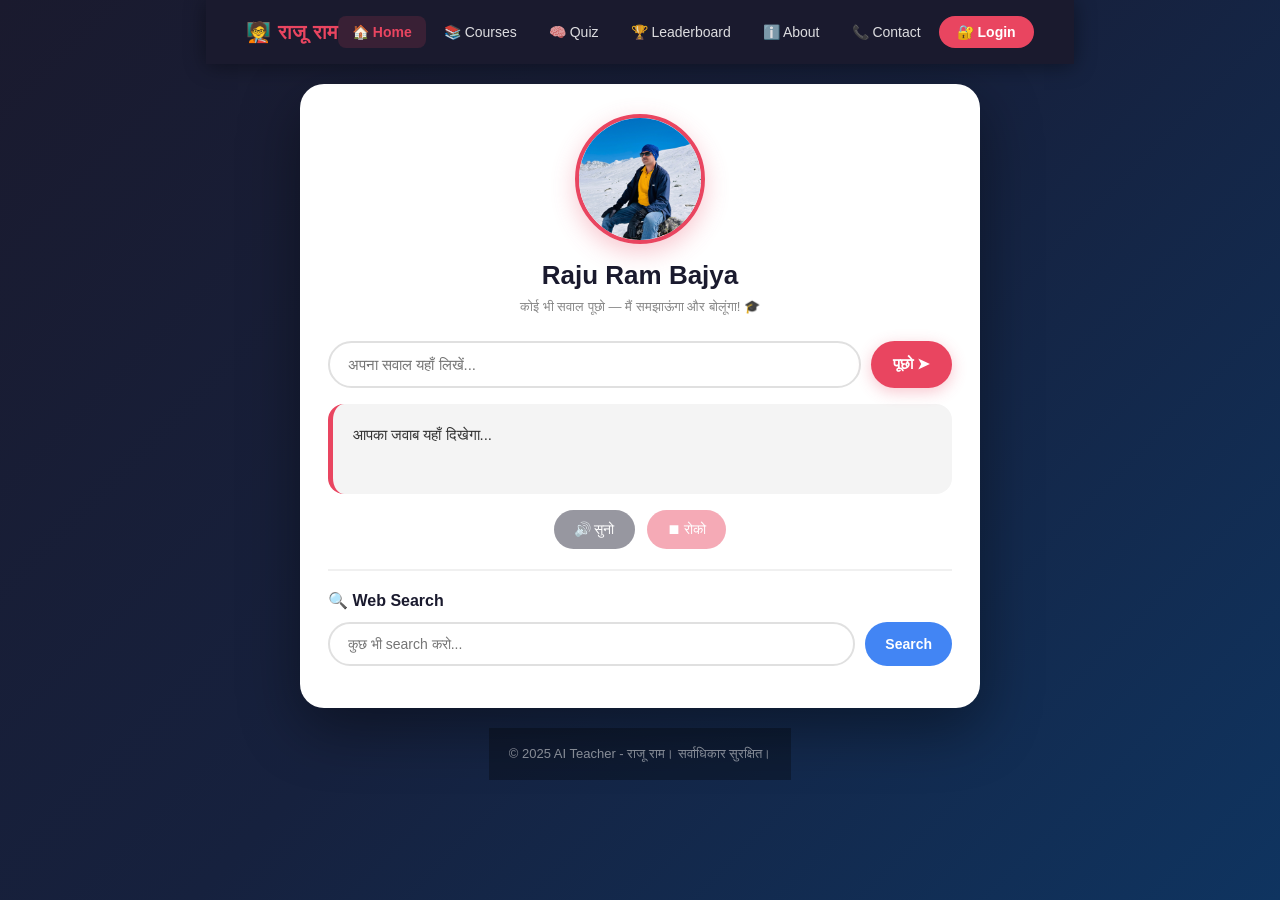
<file: index.html>
<!DOCTYPE html>
<html lang="hi">
<head>
  <meta charset="UTF-8">
  <meta name="viewport" content="width=device-width, initial-scale=1.0">
  <title>AI Teacher - राजू राम</title>
  <link rel="stylesheet" href="style.css">
  <link rel="stylesheet" href="pages.css">
</head>
<body class="home-page">

  <div id="nav-placeholder"></div>

  <div class="container">

    <div class="teacher-box">
      <div class="avatar">
        <img src="photo.jpg" alt="Raju Ram" />
      </div>
      <h1>Raju Ram Bajya</h1>
      <p class="subtitle">कोई भी सवाल पूछो — मैं समझाऊंगा और बोलूंगा! 🎓</p>
    </div>

    <div class="input-box">
      <input type="text" id="questionInput" placeholder="अपना सवाल यहाँ लिखें..." />
      <button onclick="askTeacher()">पूछो ➤</button>
    </div>

    <div class="answer-box" id="answerBox">
      <p id="answerText">आपका जवाब यहाँ दिखेगा...</p>
    </div>

    <div class="controls">
      <button onclick="speakAnswer()" id="speakBtn" disabled>🔊 सुनो</button>
      <button onclick="stopSpeaking()" id="stopBtn" disabled>⏹ रोको</button>
    </div>

    <div class="search-section">
      <h3>🔍 Web Search</h3>
      <div class="search-input-box">
        <input type="text" id="searchInput" placeholder="कुछ भी search करो..." />
        <button onclick="doSearch()">Search</button>
      </div>
      <div id="searchResults" class="search-results-box" style="display:none"></div>
    </div>

  </div>

  <div id="footer-placeholder"></div>

  <script src="script.js"></script>
  <script src="nav-footer.js"></script>
</body>
</html>
</file>
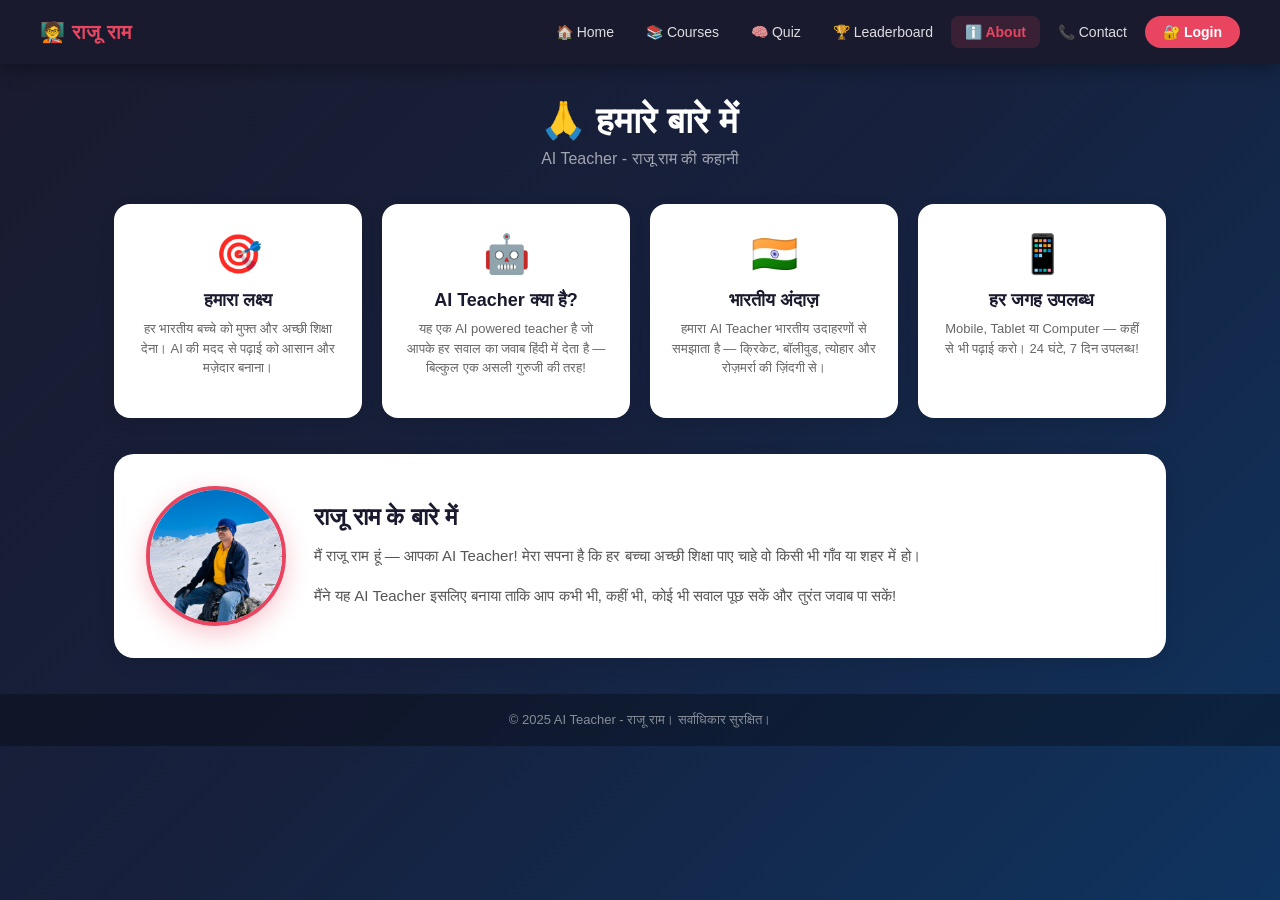
<file: about.html>
<!DOCTYPE html>
<html lang="hi">
<head>
  <meta charset="UTF-8">
  <meta name="viewport" content="width=device-width, initial-scale=1.0">
  <title>About Us - AI Teacher</title>
  <link rel="stylesheet" href="style.css">
  <link rel="stylesheet" href="pages.css">
</head>
<body>

  <div id="nav-placeholder"></div>

  <div class="page-container">
    <div class="page-header">
      <h1>🙏 हमारे बारे में</h1>
      <p>AI Teacher - राजू राम की कहानी</p>
    </div>

    <div class="cards-grid">
      <div class="card">
        <div class="card-icon">🎯</div>
        <h3>हमारा लक्ष्य</h3>
        <p>हर भारतीय बच्चे को मुफ्त और अच्छी शिक्षा देना। AI की मदद से पढ़ाई को आसान और मज़ेदार बनाना।</p>
      </div>

      <div class="card">
        <div class="card-icon">🤖</div>
        <h3>AI Teacher क्या है?</h3>
        <p>यह एक AI powered teacher है जो आपके हर सवाल का जवाब हिंदी में देता है — बिल्कुल एक असली गुरुजी की तरह!</p>
      </div>

      <div class="card">
        <div class="card-icon">🇮🇳</div>
        <h3>भारतीय अंदाज़</h3>
        <p>हमारा AI Teacher भारतीय उदाहरणों से समझाता है — क्रिकेट, बॉलीवुड, त्योहार और रोज़मर्रा की ज़िंदगी से।</p>
      </div>

      <div class="card">
        <div class="card-icon">📱</div>
        <h3>हर जगह उपलब्ध</h3>
        <p>Mobile, Tablet या Computer — कहीं से भी पढ़ाई करो। 24 घंटे, 7 दिन उपलब्ध!</p>
      </div>
    </div>

    <div class="about-teacher">
      <img src="photo.jpg" alt="Raju Ram" />
      <div>
        <h2>राजू राम के बारे में</h2>
        <p>मैं राजू राम हूं — आपका AI Teacher! मेरा सपना है कि हर बच्चा अच्छी शिक्षा पाए चाहे वो किसी भी गाँव या शहर में हो।</p>
        <p style="margin-top:14px">मैंने यह AI Teacher इसलिए बनाया ताकि आप कभी भी, कहीं भी, कोई भी सवाल पूछ सकें और तुरंत जवाब पा सकें!</p>
      </div>
    </div>
  </div>

  <div id="footer-placeholder"></div>

  <script src="nav-footer.js"></script>
</body>
</html>
</file>
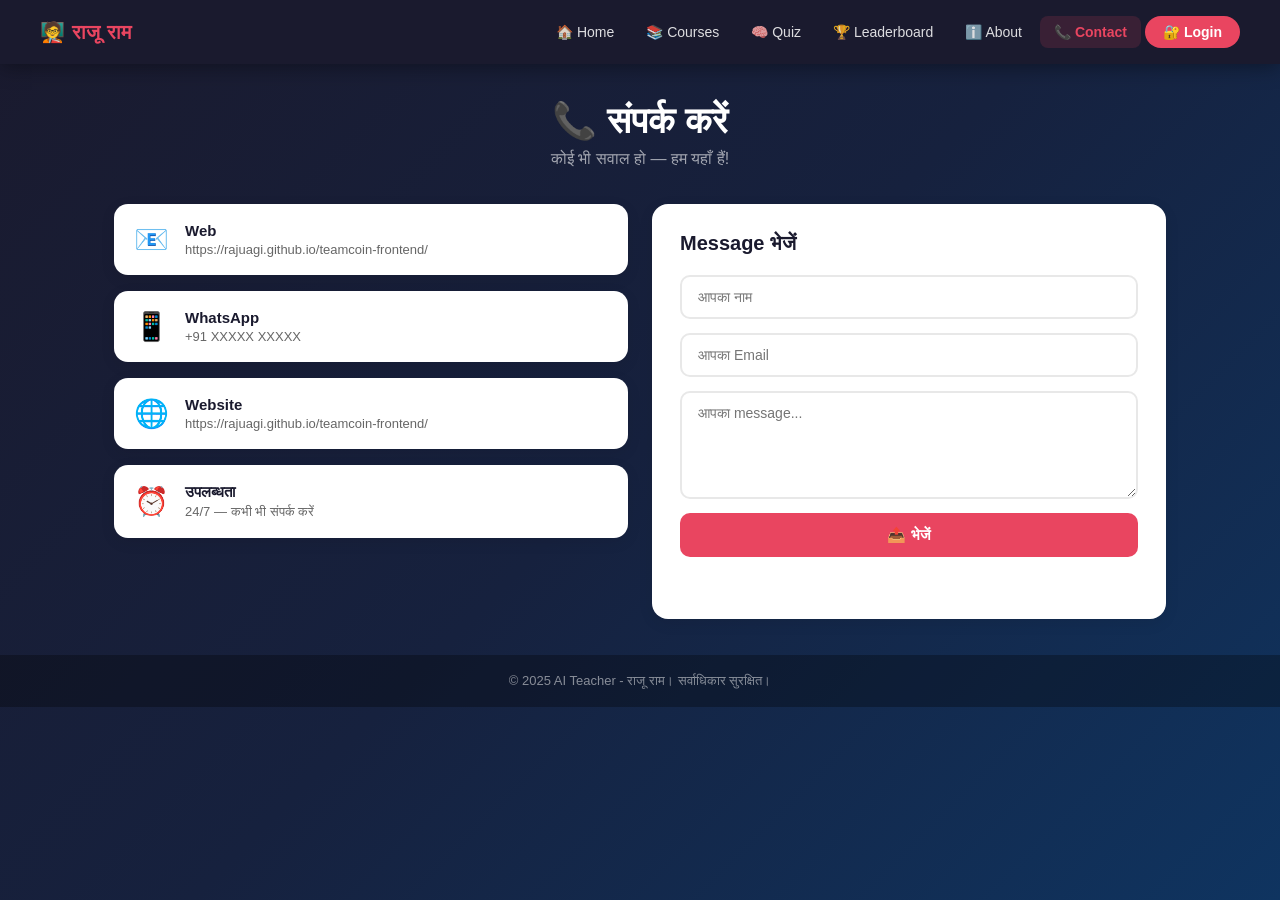
<file: contact.html>
<!DOCTYPE html>
<html lang="hi">
<head>
  <meta charset="UTF-8">
  <meta name="viewport" content="width=device-width, initial-scale=1.0">
  <title>Contact Us - AI Teacher</title>
  <link rel="stylesheet" href="style.css">
  <link rel="stylesheet" href="pages.css">
</head>
<body>

  <div id="nav-placeholder"></div>

  <div class="page-container">
    <div class="page-header">
      <h1>📞 संपर्क करें</h1>
      <p>कोई भी सवाल हो — हम यहाँ हैं!</p>
    </div>

    <div class="contact-grid">
      <div class="contact-info">
        <div class="contact-item">
          <span>📧</span>
          <div>
            <h3>Web</h3>
            <p>https://rajuagi.github.io/teamcoin-frontend/</p>
          </div>
        </div>
        <div class="contact-item">
          <span>📱</span>
          <div>
            <h3>WhatsApp</h3>
            <p>+91 XXXXX XXXXX</p>
          </div>
        </div>
        <div class="contact-item">
          <span>🌐</span>
          <div>
            <h3>Website</h3>
            <p>https://rajuagi.github.io/teamcoin-frontend/</p>
          </div>
        </div>
        <div class="contact-item">
          <span>⏰</span>
          <div>
            <h3>उपलब्धता</h3>
            <p>24/7 — कभी भी संपर्क करें</p>
          </div>
        </div>
      </div>

      <div class="contact-form">
        <h2>Message भेजें</h2>
        <input type="text" id="contactName" placeholder="आपका नाम" />
        <input type="email" id="contactEmail" placeholder="आपका Email" />
        <textarea id="contactMessage" placeholder="आपका message..." rows="5"></textarea>
        <button onclick="sendMessage()">📤 भेजें</button>
        <p id="formStatus" style="font-size:14px;text-align:center;min-height:20px"></p>
      </div>
    </div>
  </div>

  <div id="footer-placeholder"></div>

  <script src="nav-footer.js"></script>
  <script>
    function sendMessage() {
      const name = document.getElementById("contactName").value.trim();
      const email = document.getElementById("contactEmail").value.trim();
      const message = document.getElementById("contactMessage").value.trim();
      const status = document.getElementById("formStatus");

      if (!name || !email || !message) {
        status.style.color = "#e94560";
        status.innerText = "❌ कृपया सभी fields भरें!";
        return;
      }

      status.style.color = "#2ecc71";
      status.innerText = "✅ आपका message मिल गया! जल्द जवाब देंगे।";
      document.getElementById("contactName").value = "";
      document.getElementById("contactEmail").value = "";
      document.getElementById("contactMessage").value = "";
    }
  </script>
</body>
</html>
</file>
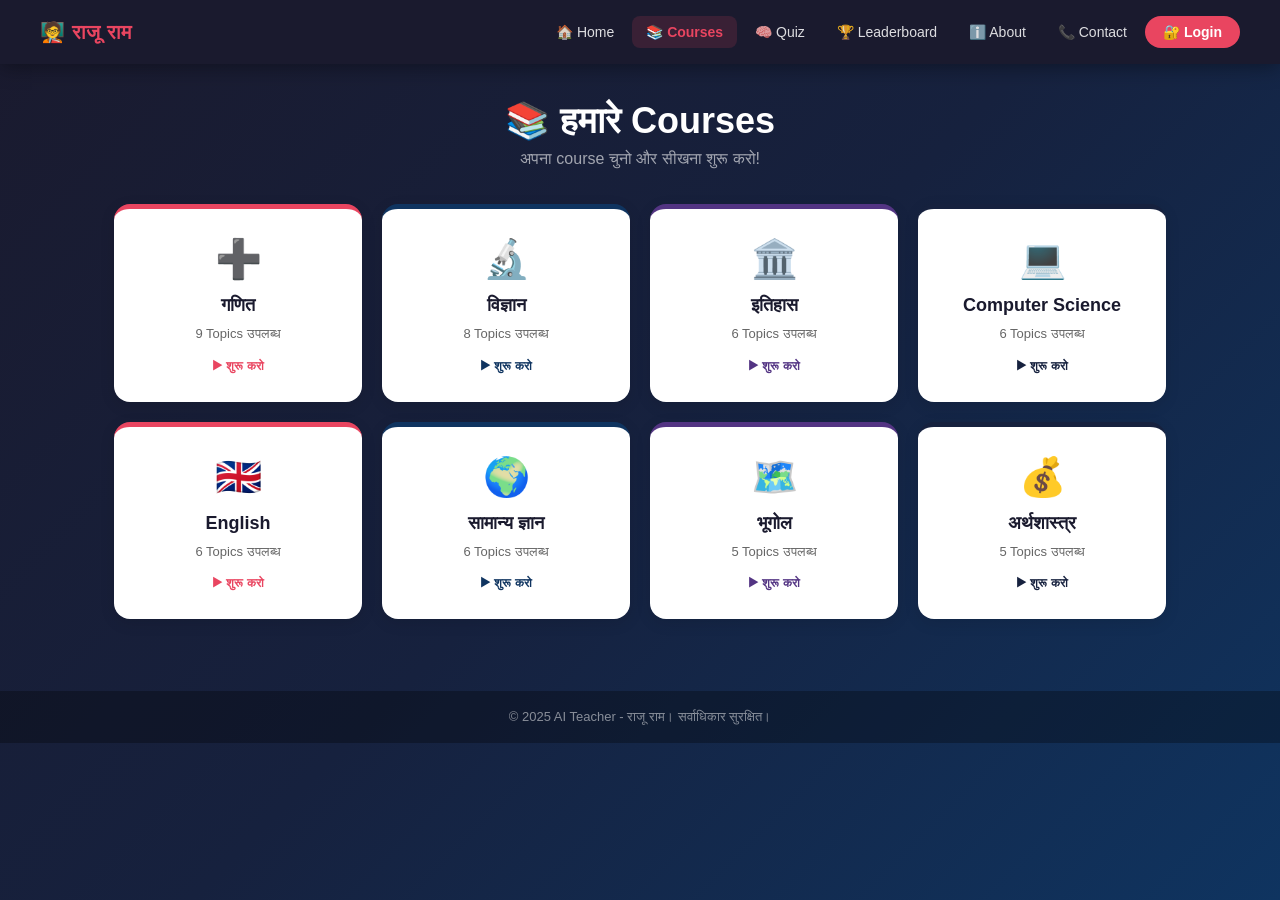
<file: courses.html>
<!DOCTYPE html>
<html lang="hi">
<head>
  <meta charset="UTF-8">
  <meta name="viewport" content="width=device-width, initial-scale=1.0">
  <title>Courses - AI Teacher</title>
  <link rel="stylesheet" href="style.css">
  <link rel="stylesheet" href="pages.css">
</head>
<body>

  <div id="nav-placeholder"></div>

  <!-- Page 1: Courses List -->
  <div id="page1">
    <div class="page-container">
      <div class="page-header">
        <h1>📚 हमारे Courses</h1>
        <p>अपना course चुनो और सीखना शुरू करो!</p>
      </div>
      <div class="cards-grid" id="coursesGrid"></div>
    </div>
  </div>

  <!-- Page 2: Topics List -->
  <div id="page2" style="display:none">
    <div class="page-container">
      <div class="course-header">
        <button onclick="goToPage1()">← वापस</button>
        <h1 id="courseTitle2"></h1>
      </div>
      <div class="topic-actions">
        <input type="text" id="newTopicInput" placeholder="✏️ नया Topic जोड़ो..." />
        <button onclick="addTopic()">+ जोड़ो</button>
      </div>
      <div class="topics-grid" id="topicsGrid"></div>
    </div>
  </div>

  <!-- Page 3: Topic Detail -->
  <div id="page3" style="display:none">
    <div class="page-container">
      <div class="course-header">
        <button onclick="goToPage2()">← वापस</button>
        <h1 id="topicTitle3"></h1>
      </div>

      <div class="topic-content-box" id="topicContent">
        <div class="loading-box">
          <div class="spinner"></div>
          <p>🤔 AI जानकारी तैयार कर रहा है...</p>
        </div>
      </div>

      <div class="topic-audio-controls" id="audioControls" style="display:none">
        <button onclick="replayAudio()">🔊 फिर सुनो</button>
        <button onclick="stopAudio()">⏹ रोको</button>
        <button onclick="askMoreQuestion()">❓ और पूछो</button>
      </div>

      <div class="extra-question-box" id="extraQuestionBox" style="display:none">
        <input type="text" id="extraQuestion" placeholder="इस topic पर कोई सवाल पूछो..." />
        <button onclick="submitExtraQuestion()">पूछो ➤</button>
      </div>

      <div id="extraAnswerBox"></div>
    </div>
  </div>

  <div id="footer-placeholder"></div>

  <script src="nav-footer.js"></script>
  <script>
    const BACKEND_URL = "https://ai-teacher-backend-uc85.onrender.com";
    let currentTopic = "";
    let currentAudio = null;

    const defaultData = {
      "➕ गणित": ["संख्या पद्धति", "जोड़ और घटाव", "गुणा और भाग", "भिन्न", "दशमलव", "प्रतिशत", "Algebra", "ज्यामिति", "त्रिकोणमिति"],
      "🔬 विज्ञान": ["गति और बल", "ऊर्जा", "परमाणु", "कोशिका", "पाचन तंत्र", "सौरमंडल", "रासायनिक अभिक्रिया", "प्रकाश"],
      "🏛️ इतिहास": ["सिंधु घाटी सभ्यता", "मुगल साम्राज्य", "स्वतंत्रता संग्राम", "महात्मा गांधी", "1857 की क्रांति", "भारत विभाजन"],
      "💻 Computer Science": ["Computer क्या है", "Internet", "HTML Basics", "Python", "Artificial Intelligence", "Cyber Security"],
      "🇬🇧 English": ["Tenses", "Grammar", "Vocabulary", "Reading", "Writing Skills", "Speaking Tips"],
      "🌍 सामान्य ज्ञान": ["भारत के राज्य", "भारत के त्योहार", "भारतीय संविधान", "विश्व के देश", "खेल जगत", "Current Affairs"],
      "🗺️ भूगोल": ["भारत के पर्वत", "भारत की नदियाँ", "जलवायु", "मिट्टी के प्रकार", "विश्व के महाद्वीप"],
      "💰 अर्थशास्त्र": ["बाज़ार क्या है", "माँग और पूर्ति", "GDP", "मुद्रास्फीति", "भारतीय बजट"]
    };

    function loadData() {
      const saved = localStorage.getItem("courseData");
      if (saved) return JSON.parse(saved);
      const fresh = JSON.parse(JSON.stringify(defaultData));
      localStorage.setItem("courseData", JSON.stringify(fresh));
      return fresh;
    }

    function saveData(data) {
      localStorage.setItem("courseData", JSON.stringify(data));
    }

    function restoreDefaults(course) {
      if (!confirm(`"${course}" के default topics वापस लाना चाहते हो?`)) return;
      const data = loadData();
      if (defaultData[course]) {
        data[course] = [...defaultData[course]];
        saveData(data);
        showTopics(course);
      }
    }

    // ===== PAGE 1 =====
    function showCourses() {
      const data = loadData();
      const grid = document.getElementById("coursesGrid");
      grid.innerHTML = "";
      const colors = ["#e94560","#0f3460","#533483","#16213e","#e94560","#0f3460","#533483","#16213e"];

      Object.keys(data).forEach((course, i) => {
        const card = document.createElement("div");
        card.className = "course-card";
        card.style.borderTop = `5px solid ${colors[i % colors.length]}`;
        card.innerHTML = `
          <div class="card-icon">${course.split(" ")[0]}</div>
          <h3>${course.split(" ").slice(1).join(" ")}</h3>
          <p>${data[course].length} Topics उपलब्ध</p>
          <span class="level" style="color:${colors[i % colors.length]}">▶ शुरू करो</span>
        `;
        card.setAttribute("data-course", course);
        card.onclick = function() { openCourse(this.getAttribute("data-course")); };
        grid.appendChild(card);
      });
    }

    // ===== PAGE 2 =====
    function openCourse(course) {
      document.getElementById("page2").setAttribute("data-current-course", course);
      document.getElementById("page1").style.display = "none";
      document.getElementById("page2").style.display = "block";
      document.getElementById("courseTitle2").innerText = course;
      showTopics(course);
    }

    function getCurrentCourse() {
      return document.getElementById("page2").getAttribute("data-current-course");
    }

    function showTopics(course) {
      const data = loadData();
      const topics = data[course] || [];
      const grid = document.getElementById("topicsGrid");
      grid.innerHTML = "";

      if (topics.length === 0) {
        grid.innerHTML = `
          <div class="empty-state">
            <div style="font-size:56px">😢</div>
            <h3>कोई Topic नहीं बचा!</h3>
            <p>सभी topics delete हो गए हैं।</p>
            <button onclick="restoreDefaults('${course.replace(/'/g, "\\'")}')">
              🔄 Default Topics वापस लाओ
            </button>
          </div>
        `;
        return;
      }

      topics.forEach((topic, i) => {
        const card = document.createElement("div");
        card.className = "topic-card";
        card.setAttribute("data-topic", topic);
        card.innerHTML = `
          <span class="topic-num">${i + 1}</span>
          <span class="topic-name">${topic}</span>
          <button class="delete-btn" onclick="deleteTopic(${i}, event)">🗑️</button>
        `;
        card.onclick = function(e) {
          if (e.target.classList.contains("delete-btn")) return;
          openTopic(this.getAttribute("data-topic"));
        };
        grid.appendChild(card);
      });
    }

    function addTopic() {
      const input = document.getElementById("newTopicInput");
      const newTopic = input.value.trim();
      if (!newTopic) { alert("Topic का नाम लिखो!"); return; }

      const course = getCurrentCourse();
      if (!course) { alert("पहले course select करो!"); return; }

      const data = loadData();
      if (!data[course]) data[course] = [];
      if (data[course].includes(newTopic)) { alert("यह topic पहले से है!"); return; }

      data[course].push(newTopic);
      saveData(data);
      input.value = "";
      showTopics(course);
    }

    function deleteTopic(index, event) {
      event.stopPropagation();
      if (!confirm("क्या आप यह topic delete करना चाहते हो?")) return;
      const course = getCurrentCourse();
      const data = loadData();
      data[course].splice(index, 1);
      saveData(data);
      showTopics(course);
    }

    // ===== PAGE 3 =====
    async function openTopic(topic) {
      currentTopic = topic;
      const course = getCurrentCourse();

      document.getElementById("page2").style.display = "none";
      document.getElementById("page3").style.display = "block";
      document.getElementById("page3").setAttribute("data-current-course", course);
      document.getElementById("topicTitle3").innerText = "📖 " + topic;
      document.getElementById("audioControls").style.display = "none";
      document.getElementById("extraQuestionBox").style.display = "none";
      document.getElementById("extraAnswerBox").innerHTML = "";

      // Cache check
      const cacheKey = `topic_${course}_${topic}`;
      const cached = localStorage.getItem(cacheKey);

      if (cached) {
        document.getElementById("topicContent").innerHTML = `
          <div class="offline-badge">📦 Saved</div>
          <div class="topic-text">${cached}</div>
        `;
        document.getElementById("audioControls").style.display = "flex";
        refreshInBackground(topic, course, cacheKey);
        return;
      }

      document.getElementById("topicContent").innerHTML = `
        <div class="loading-box">
          <div class="spinner"></div>
          <p>🤔 AI "${topic}" की जानकारी तैयार कर रहा है...</p>
        </div>
      `;

      await fetchFromAI(topic, course, cacheKey);
    }

    async function fetchFromAI(topic, course, cacheKey) {
      try {
        const response = await fetch(`${BACKEND_URL}/ask`, {
          method: "POST",
          headers: { "Content-Type": "application/json" },
          body: JSON.stringify({
            question: `${course} में "${topic}" के बारे में संपूर्ण जानकारी दो। परिभाषा, मुख्य बातें, उदाहरण और महत्व बताओ। जवाब 200 शब्दों में दो।`
          })
        });

        const data = await response.json();
        const answer = data.answer || "माफ करना, जानकारी नहीं मिली!";
        const formatted = answer.replace(/\n/g, "<br>");

        localStorage.setItem(cacheKey, formatted);

        document.getElementById("topicContent").innerHTML = `<div class="topic-text">${formatted}</div>`;
        document.getElementById("audioControls").style.display = "flex";
        if (data.audio) playAudio(data.audio);

      } catch {
        document.getElementById("topicContent").innerHTML = `
          <div class="empty-state">
            <div style="font-size:48px">📶</div>
            <h3>Internet नहीं है!</h3>
            <p>Internet से connect होकर एक बार खोलो — फिर offline भी चलेगा!</p>
            <button onclick="retryTopic()">🔄 फिर कोशिश करो</button>
          </div>
        `;
      }
    }

    async function refreshInBackground(topic, course, cacheKey) {
      try {
        const res = await fetch(`${BACKEND_URL}/ask`, {
          method: "POST",
          headers: { "Content-Type": "application/json" },
          body: JSON.stringify({
            question: `${course} में "${topic}" के बारे में संपूर्ण जानकारी दो। परिभाषा, मुख्य बातें, उदाहरण और महत्व बताओ। जवाब 200 शब्दों में दो।`
          })
        });
        const data = await res.json();
        if (data.answer) {
          const formatted = data.answer.replace(/\n/g, "<br>");
          localStorage.setItem(cacheKey, formatted);
          const badge = document.querySelector(".offline-badge");
          if (badge) badge.innerHTML = "✅ Updated";
        }
      } catch {}
    }

    function retryTopic() {
      const course = document.getElementById("page3").getAttribute("data-current-course");
      const cacheKey = `topic_${course}_${currentTopic}`;
      document.getElementById("topicContent").innerHTML = `
        <div class="loading-box"><div class="spinner"></div><p>फिर कोशिश हो रही है...</p></div>
      `;
      fetchFromAI(currentTopic, course, cacheKey);
    }

    // ===== EXTRA QUESTION =====
    function askMoreQuestion() {
      const box = document.getElementById("extraQuestionBox");
      box.style.display = box.style.display === "none" ? "flex" : "none";
    }

    async function submitExtraQuestion() {
      const question = document.getElementById("extraQuestion").value.trim();
      if (!question) return;

      const course = document.getElementById("page3").getAttribute("data-current-course");
      const answerBox = document.getElementById("extraAnswerBox");
      answerBox.innerHTML = `<div class="extra-answer loading-box"><div class="spinner"></div><p>सोच रहा हूं...</p></div>`;

      try {
        const response = await fetch(`${BACKEND_URL}/ask`, {
          method: "POST",
          headers: { "Content-Type": "application/json" },
          body: JSON.stringify({
            question: `${course} के "${currentTopic}" topic के बारे में: ${question}`
          })
        });

        const data = await response.json();
        answerBox.innerHTML = `
          <div class="extra-answer">
            <strong>❓ ${question}</strong>
            <p>${data.answer.replace(/\n/g, "<br>")}</p>
          </div>
        `;
        if (data.audio) playAudio(data.audio);
        document.getElementById("extraQuestion").value = "";

      } catch {
        answerBox.innerHTML = `<p style="color:red;padding:10px">❌ Error! Backend से connect नहीं हो पाया।</p>`;
      }
    }

    // ===== AUDIO =====
    function playAudio(base64Audio) {
      if (currentAudio) { currentAudio.pause(); currentAudio.currentTime = 0; }
      const audio = new Audio("data:audio/mp3;base64," + base64Audio);
      audio.playbackRate = 1.3;
      currentAudio = audio;
      audio.play().catch(() => {});
    }

    function replayAudio() {
      if (currentAudio) { currentAudio.currentTime = 0; currentAudio.play(); }
    }

    function stopAudio() {
      if (currentAudio) { currentAudio.pause(); currentAudio.currentTime = 0; }
    }

    // ===== NAVIGATION =====
    function goToPage1() {
      document.getElementById("page2").style.display = "none";
      document.getElementById("page1").style.display = "block";
      stopAudio();
    }

    function goToPage2() {
      const course = document.getElementById("page3").getAttribute("data-current-course");
      document.getElementById("page3").style.display = "none";
      document.getElementById("page2").style.display = "block";
      document.getElementById("page2").setAttribute("data-current-course", course);
      showTopics(course);
      stopAudio();
    }

    // ===== INIT =====
    document.addEventListener("DOMContentLoaded", () => {
      showCourses();
      document.getElementById("newTopicInput").addEventListener("keypress", e => {
        if (e.key === "Enter") addTopic();
      });
      document.getElementById("extraQuestion").addEventListener("keypress", e => {
        if (e.key === "Enter") submitExtraQuestion();
      });
    });
  </script>
</body>
</html>
</file>
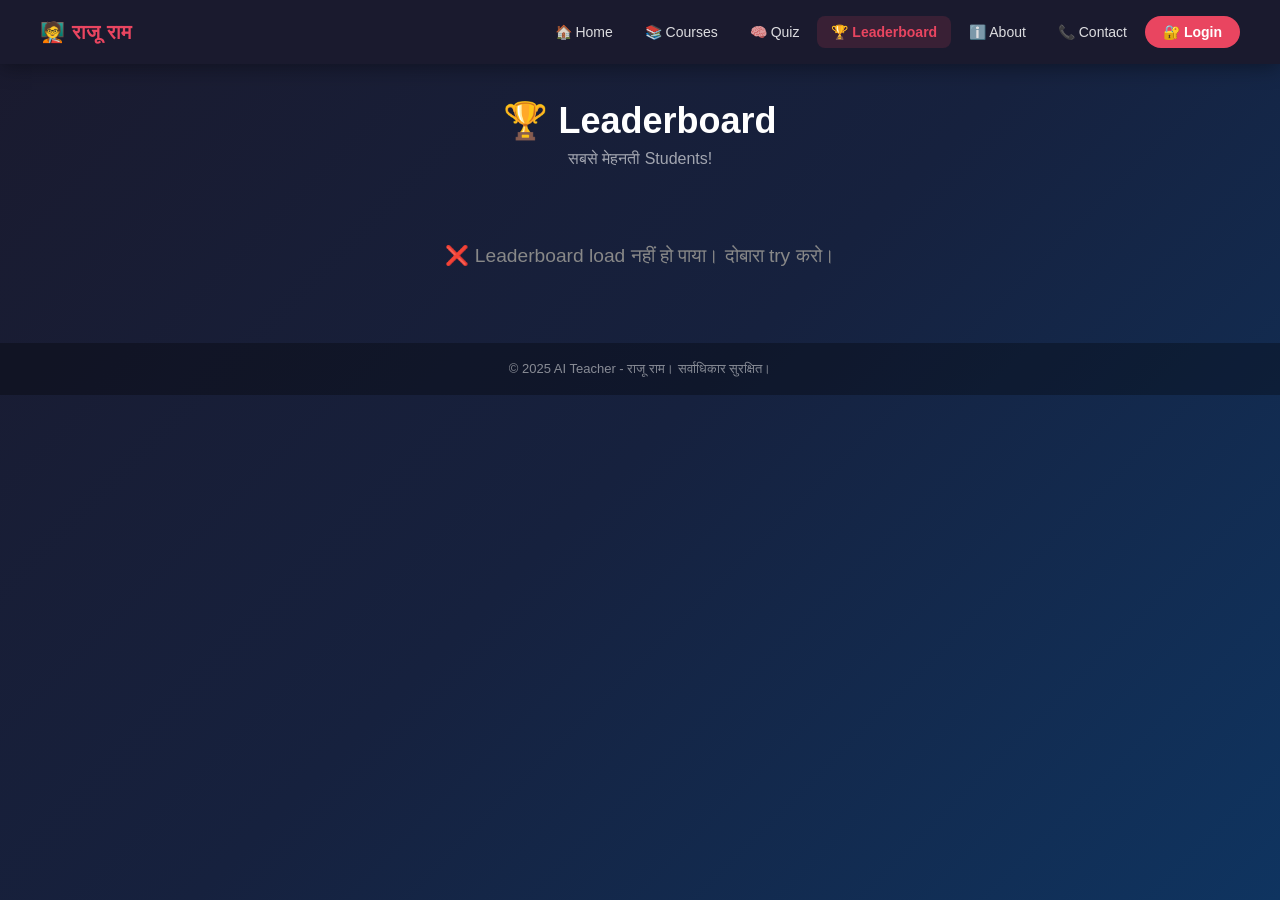
<file: leaderboard.html>
<!DOCTYPE html>
<html lang="hi">
<head>
  <meta charset="UTF-8">
  <meta name="viewport" content="width=device-width, initial-scale=1.0">
  <title>Leaderboard - AI Teacher</title>
  <link rel="stylesheet" href="style.css">
  <link rel="stylesheet" href="pages.css">
  <style>
    .lb-loading {
      text-align: center;
      padding: 40px;
      font-size: 1.2rem;
      color: #888;
    }

    .lb-empty {
      text-align: center;
      padding: 50px 20px;
      color: #aaa;
    }
    .lb-empty .empty-icon { font-size: 3rem; margin-bottom: 10px; }
    .lb-empty p { font-size: 1rem; margin: 5px 0; }

    .total-players {
      text-align: center;
      color: #888;
      font-size: 0.9rem;
      margin-bottom: 16px;
    }

    /* Top 3 cards */
    .top-three {
      display: flex;
      justify-content: center;
      align-items: flex-end;
      gap: 12px;
      margin-bottom: 28px;
      flex-wrap: wrap;
    }

    .top-card {
      background: #fff;
      border-radius: 16px;
      padding: 18px 16px;
      text-align: center;
      box-shadow: 0 4px 16px rgba(0,0,0,0.10);
      min-width: 110px;
      max-width: 140px;
      flex: 1;
      transition: transform 0.2s;
    }
    .top-card:hover { transform: translateY(-4px); }
    .top-card.first  { border-top: 4px solid #f5c518; order: 2; padding-top: 26px; }
    .top-card.second { border-top: 4px solid #b0b8c1; order: 1; }
    .top-card.third  { border-top: 4px solid #cd7f32; order: 3; }

    .top-card .rank       { font-size: 2rem; margin-bottom: 4px; }
    .top-card .avatar-lb  { font-size: 2.2rem; margin-bottom: 6px; }
    .top-card h3          { font-size: 0.95rem; margin: 0 0 4px; font-weight: 700; color: #222; word-break: break-word; }
    .top-card .score-tag  { font-size: 0.85rem; font-weight: 600; color: #555; }
    .top-card .pct-tag    { font-size: 0.78rem; color: #888; margin-top: 2px; }
    .top-card .topic-tag  { font-size: 0.72rem; color: #aaa; margin-top: 4px; word-break: break-word; }

    /* Table */
    .leaderboard-table {
      width: 100%;
      border-collapse: collapse;
      font-size: 0.95rem;
    }
    .leaderboard-table thead tr {
      background: #f0f4ff;
    }
    .leaderboard-table th {
      padding: 10px 8px;
      text-align: left;
      font-weight: 700;
      color: #444;
      border-bottom: 2px solid #dde3f5;
    }
    .leaderboard-table td {
      padding: 10px 8px;
      border-bottom: 1px solid #f0f0f0;
      color: #333;
      vertical-align: middle;
    }
    .leaderboard-table tr:last-child td { border-bottom: none; }
    .leaderboard-table tr:hover td { background: #f9f9ff; }

    .rank-num { font-weight: 700; color: #888; text-align: center; }
    .rank-num.top { color: #f5c518; }

    .pct-bar-wrap {
      background: #eee;
      border-radius: 99px;
      height: 7px;
      width: 70px;
      display: inline-block;
      vertical-align: middle;
      margin-left: 6px;
    }
    .pct-bar {
      height: 7px;
      border-radius: 99px;
      background: linear-gradient(90deg, #4f8ef7, #6fcf97);
    }

    .games-badge {
      font-size: 0.75rem;
      background: #f0f4ff;
      color: #4f8ef7;
      border-radius: 99px;
      padding: 2px 8px;
      font-weight: 600;
    }

    @media (max-width: 480px) {
      .leaderboard-table th:nth-child(4),
      .leaderboard-table td:nth-child(4) { display: none; }
      .pct-bar-wrap { display: none; }
    }
  </style>
</head>
<body>

  <div id="nav-placeholder"></div>

  <div class="page-container">
    <div class="page-header">
      <h1>🏆 Leaderboard</h1>
      <p>सबसे मेहनती Students!</p>
    </div>

    <div class="leaderboard-box">

      <!-- Loading state -->
      <div id="lb-loading" class="lb-loading">
        ⏳ Leaderboard load हो रहा है...
      </div>

      <!-- Empty state (hidden by default) -->
      <div id="lb-empty" class="lb-empty" style="display:none;">
        <div class="empty-icon">📭</div>
        <p><strong>अभी कोई Score नहीं है!</strong></p>
        <p>Quiz खेलो और यहाँ दिखो 🎯</p>
      </div>

      <!-- Real content (hidden until loaded) -->
      <div id="lb-content" style="display:none;">
        <p class="total-players" id="total-players-text"></p>

        <!-- Top 3 -->
        <div class="top-three" id="top-three"></div>

        <!-- Full Table -->
        <table class="leaderboard-table">
          <thead>
            <tr>
              <th style="text-align:center;">Rank</th>
              <th>Student</th>
              <th>Best Score</th>
              <th>Quizzes</th>
            </tr>
          </thead>
          <tbody id="lb-table-body"></tbody>
        </table>
      </div>

    </div>
  </div>

  <div id="footer-placeholder"></div>

  <script src="nav-footer.js"></script>
  <script>
    const BACKEND = "https://teamcoin-backend.onrender.com";

    // Avatar helper based on rank / name
    function getAvatar(rank) {
      const avatars = ["🥇","🥈","🥉"];
      const fallback = ["👦","👧","🧑","👨","👩"];
      if (rank <= 3) return avatars[rank - 1];
      return fallback[rank % fallback.length];
    }

    function getCardEmoji(rank) {
      if (rank === 1) return "🥇";
      if (rank === 2) return "🥈";
      return "🥉";
    }

    async function loadLeaderboard() {
      try {
        const res  = await fetch(`${BACKEND}/leaderboard`);
        const data = await res.json();

        document.getElementById("lb-loading").style.display = "none";

        const list = data.leaderboard || [];

        if (list.length === 0) {
          document.getElementById("lb-empty").style.display = "block";
          return;
        }

        document.getElementById("lb-content").style.display = "block";
        document.getElementById("total-players-text").textContent =
          `कुल ${data.total_players} Students ने Quiz खेली है`;

        // ---- TOP 3 ----
        const topThree = list.slice(0, 3);
        const order    = [1, 0, 2]; // display order: 2nd, 1st, 3rd
        const classes  = ["second", "first", "third"];
        const topDiv   = document.getElementById("top-three");

        order.forEach((idx, pos) => {
          if (!topThree[idx]) return;
          const p = topThree[idx];
          const card = document.createElement("div");
          card.className = `top-card ${classes[pos]}`;
          card.innerHTML = `
            <div class="rank">${getCardEmoji(idx + 1)}</div>
            <div class="avatar-lb">👤</div>
            <h3>${escHtml(p.name)}</h3>
            <div class="score-tag">${p.best_score}/${p.best_total}</div>
            <div class="pct-tag">${p.percentage}%</div>
            <div class="topic-tag">${escHtml(p.best_topic || "")}</div>
          `;
          topDiv.appendChild(card);
        });

        // ---- TABLE ----
        const tbody = document.getElementById("lb-table-body");
        list.forEach((p, i) => {
          const rank = i + 1;
          const tr   = document.createElement("tr");
          tr.innerHTML = `
            <td class="rank-num ${rank <= 3 ? 'top' : ''}">${rank}</td>
            <td>
              <strong>${escHtml(p.name)}</strong>
              <div style="font-size:0.75rem;color:#aaa;">${escHtml(p.best_topic || "")}</div>
            </td>
            <td>
              ${p.best_score}/${p.best_total}
              <span class="pct-bar-wrap">
                <span class="pct-bar" style="width:${p.percentage}%"></span>
              </span>
              <span style="font-size:0.78rem;color:#888;margin-left:4px;">${p.percentage}%</span>
            </td>
            <td><span class="games-badge">${p.games_played} Quiz</span></td>
          `;
          tbody.appendChild(tr);
        });

      } catch (err) {
        console.error("Leaderboard error:", err);
        document.getElementById("lb-loading").innerHTML =
          "❌ Leaderboard load नहीं हो पाया। दोबारा try करो।";
      }
    }

    function escHtml(str) {
      return String(str)
        .replace(/&/g, "&amp;")
        .replace(/</g, "&lt;")
        .replace(/>/g, "&gt;")
        .replace(/"/g, "&quot;");
    }

    loadLeaderboard();
  </script>
</body>
</html>
</file>
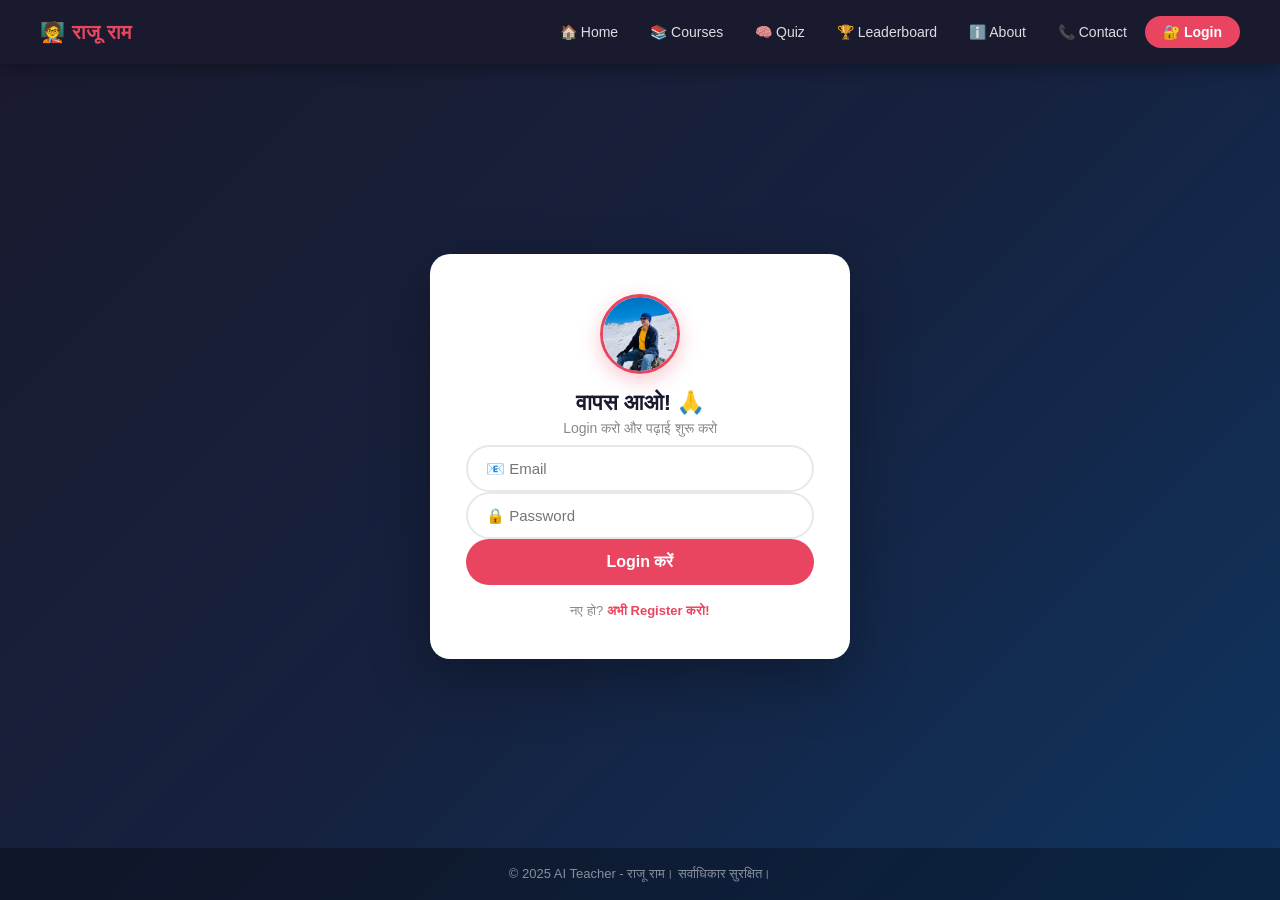
<file: login.html>
<!DOCTYPE html>
<html lang="hi">
<head>
  <meta charset="UTF-8">
  <meta name="viewport" content="width=device-width, initial-scale=1.0">
  <title>Login - AI Teacher</title>
  <link rel="stylesheet" href="style.css">
  <link rel="stylesheet" href="pages.css">
</head>
<body>

  <div id="nav-placeholder"></div>

  <div class="login-page-wrapper">
    <div class="auth-box">

      <div id="loginBox">
        <div class="auth-header">
          <img src="photo.jpg" alt="Raju Ram" />
          <h2>वापस आओ! 🙏</h2>
          <p>Login करो और पढ़ाई शुरू करो</p>
        </div>
        <input type="email" id="loginEmail" placeholder="📧 Email" />
        <input type="password" id="loginPassword" placeholder="🔒 Password" />
        <button onclick="login()">Login करें</button>
        <p id="loginStatus" style="font-size:13px;text-align:center;min-height:18px"></p>
        <p class="switch-auth">नए हो? <a onclick="showSignup()">अभी Register करो!</a></p>
      </div>

      <div id="signupBox" style="display:none">
        <div class="auth-header">
          <img src="photo.jpg" alt="Raju Ram" />
          <h2>स्वागत है! 🎉</h2>
          <p>Account बनाओ और सीखना शुरू करो</p>
        </div>
        <input type="text" id="signupName" placeholder="👤 आपका नाम" />
        <input type="email" id="signupEmail" placeholder="📧 Email" />
        <input type="password" id="signupPassword" placeholder="🔒 Password" />
        <button onclick="signup()">Register करें</button>
        <p id="signupStatus" style="font-size:13px;text-align:center;min-height:18px"></p>
        <p class="switch-auth">पहले से Account है? <a onclick="showLogin()">Login करो!</a></p>
      </div>

    </div>
  </div>

  <div id="footer-placeholder"></div>

  <script src="nav-footer.js"></script>
  <script>
    function showSignup() {
      document.getElementById("loginBox").style.display = "none";
      document.getElementById("signupBox").style.display = "block";
    }

    function showLogin() {
      document.getElementById("signupBox").style.display = "none";
      document.getElementById("loginBox").style.display = "block";
    }

    function login() {
      const email = document.getElementById("loginEmail").value.trim();
      const password = document.getElementById("loginPassword").value;
      const status = document.getElementById("loginStatus");

      if (!email || !password) {
        status.style.color = "#e94560";
        status.innerText = "❌ कृपया सभी fields भरें!";
        return;
      }

      status.style.color = "#2ecc71";
      status.innerText = "✅ Login हो गया! स्वागत है!";
      setTimeout(() => window.location.href = "index.html", 1500);
    }

    function signup() {
      const name = document.getElementById("signupName").value.trim();
      const email = document.getElementById("signupEmail").value.trim();
      const password = document.getElementById("signupPassword").value;
      const status = document.getElementById("signupStatus");

      if (!name || !email || !password) {
        status.style.color = "#e94560";
        status.innerText = "❌ कृपया सभी fields भरें!";
        return;
      }

      status.style.color = "#2ecc71";
      status.innerText = "✅ Account बन गया! Login करो!";
      setTimeout(() => showLogin(), 1500);
    }
  </script>
</body>
</html>
</file>
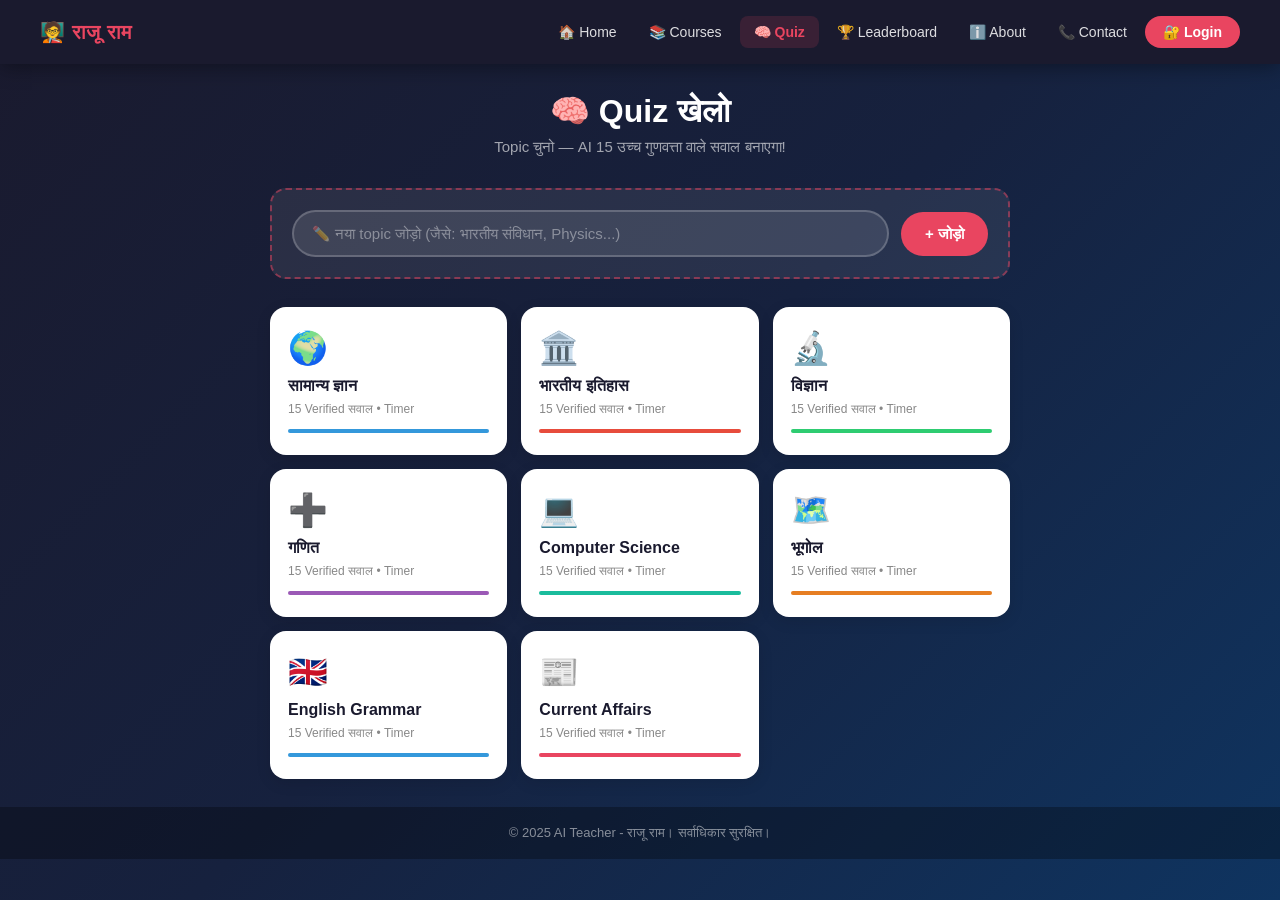
<file: quiz.html>
<!DOCTYPE html>
<html lang="hi">
<head>
  <meta charset="UTF-8">
  <meta name="viewport" content="width=device-width, initial-scale=1.0">
  <title>Quiz - AI Teacher</title>
  <link rel="stylesheet" href="style.css">
  <link rel="stylesheet" href="pages.css">
  <style>
    /* ===== QUIZ SPECIFIC STYLES ===== */
    .quiz-wrapper {
      max-width: 780px;
      margin: 0 auto;
      padding: 28px 20px;
    }

    /* ===== TOPIC SELECTION PAGE ===== */
    .topic-page-header {
      text-align: center;
      margin-bottom: 32px;
    }
    .topic-page-header h1 { color: white; font-size: 32px; font-weight: 800; margin-bottom: 8px; }
    .topic-page-header p { color: rgba(255,255,255,0.6); font-size: 15px; }

    .add-topic-box {
      background: rgba(255,255,255,0.08);
      border: 2px dashed rgba(233,69,96,0.5);
      border-radius: 16px;
      padding: 20px;
      margin-bottom: 28px;
      display: flex;
      gap: 12px;
      align-items: center;
    }

    .add-topic-box input {
      flex: 1;
      padding: 13px 18px;
      border: 2px solid rgba(255,255,255,0.2);
      border-radius: 30px;
      font-size: 15px;
      outline: none;
      background: rgba(255,255,255,0.1);
      color: white;
      font-family: inherit;
      transition: border 0.3s;
    }
    .add-topic-box input::placeholder { color: rgba(255,255,255,0.4); }
    .add-topic-box input:focus { border-color: #e94560; }

    .add-topic-box button {
      background: #e94560;
      color: white;
      border: none;
      padding: 13px 24px;
      border-radius: 30px;
      font-size: 15px;
      cursor: pointer;
      font-weight: 700;
      white-space: nowrap;
      transition: all 0.3s;
    }
    .add-topic-box button:hover { background: #c73652; transform: translateY(-1px); }

    .topics-list {
      display: grid;
      grid-template-columns: repeat(auto-fill, minmax(220px, 1fr));
      gap: 14px;
    }

    .topic-btn {
      background: white;
      border: none;
      border-radius: 16px;
      padding: 22px 18px;
      cursor: pointer;
      text-align: left;
      transition: all 0.3s;
      position: relative;
      box-shadow: 0 4px 15px rgba(0,0,0,0.1);
    }

    .topic-btn:hover { transform: translateY(-4px); box-shadow: 0 12px 30px rgba(0,0,0,0.25); }

    .topic-btn-icon { font-size: 32px; margin-bottom: 10px; display: block; }
    .topic-btn-name { font-size: 16px; font-weight: 700; color: #1a1a2e; display: block; margin-bottom: 4px; }
    .topic-btn-tag { font-size: 12px; color: #888; }

    .topic-btn-delete {
      position: absolute;
      top: 10px; right: 10px;
      background: none; border: none;
      font-size: 16px; cursor: pointer;
      opacity: 0; transition: opacity 0.2s;
      padding: 4px;
    }
    .topic-btn:hover .topic-btn-delete { opacity: 0.6; }
    .topic-btn-delete:hover { opacity: 1 !important; }

    .topic-btn-accent { height: 4px; border-radius: 2px; margin-top: 12px; }

    /* ===== LOADING PAGE ===== */
    .loading-page {
      text-align: center;
      padding: 60px 20px;
    }
    .loading-page h2 { color: white; font-size: 24px; margin-bottom: 12px; }
    .loading-page p { color: rgba(255,255,255,0.6); font-size: 15px; margin-bottom: 30px; }

    .big-spinner {
      width: 70px; height: 70px;
      border: 6px solid rgba(255,255,255,0.1);
      border-top: 6px solid #e94560;
      border-radius: 50%;
      animation: spin 1s linear infinite;
      margin: 0 auto 24px;
    }

    .loading-steps { list-style: none; display: inline-block; text-align: left; }
    .loading-steps li {
      color: rgba(255,255,255,0.5);
      font-size: 14px;
      padding: 5px 0;
      display: flex;
      align-items: center;
      gap: 10px;
    }
    .loading-steps li.done { color: #2ecc71; }
    .loading-steps li.active { color: white; font-weight: 600; }

    /* ===== QUIZ GAME PAGE ===== */
    .quiz-header {
      background: rgba(255,255,255,0.08);
      border-radius: 16px;
      padding: 16px 20px;
      margin-bottom: 20px;
      display: flex;
      align-items: center;
      justify-content: space-between;
      gap: 12px;
      flex-wrap: wrap;
    }

    .quiz-topic-name { color: white; font-size: 16px; font-weight: 700; }

    .quiz-stats { display: flex; gap: 16px; align-items: center; flex-wrap: wrap; }

    .stat-box {
      text-align: center;
      background: rgba(255,255,255,0.1);
      border-radius: 10px;
      padding: 8px 14px;
      min-width: 65px;
    }
    .stat-box .stat-val { font-size: 20px; font-weight: 800; color: white; line-height: 1; }
    .stat-box .stat-label { font-size: 10px; color: rgba(255,255,255,0.5); margin-top: 2px; }

    .timer-box { background: rgba(233,69,96,0.2) !important; border: 1px solid rgba(233,69,96,0.4); }
    .timer-box .stat-val { color: #e94560 !important; }
    .timer-box.warning { background: rgba(243,156,18,0.2) !important; border-color: rgba(243,156,18,0.5) !important; }
    .timer-box.warning .stat-val { color: #f39c12 !important; }
    .timer-box.danger { background: rgba(233,69,96,0.3) !important; animation: pulse 0.5s ease-in-out infinite alternate; }

    @keyframes pulse { to { background: rgba(233,69,96,0.5) !important; } }

    /* Progress Bar */
    .progress-bar-wrap {
      background: rgba(255,255,255,0.1);
      border-radius: 30px;
      height: 8px;
      margin-bottom: 20px;
      overflow: hidden;
    }
    .progress-bar-fill {
      height: 100%;
      background: linear-gradient(90deg, #e94560, #ff6b8a);
      border-radius: 30px;
      transition: width 0.4s ease;
    }

    /* Level Badge */
    .level-badge {
      display: inline-block;
      padding: 4px 12px;
      border-radius: 20px;
      font-size: 12px;
      font-weight: 700;
      margin-bottom: 14px;
    }
    .level-easy { background: rgba(46,204,113,0.2); color: #2ecc71; border: 1px solid rgba(46,204,113,0.3); }
    .level-medium { background: rgba(243,156,18,0.2); color: #f39c12; border: 1px solid rgba(243,156,18,0.3); }
    .level-hard { background: rgba(233,69,96,0.2); color: #e94560; border: 1px solid rgba(233,69,96,0.3); }

    /* Question Card */
    .question-card {
      background: white;
      border-radius: 20px;
      padding: 28px;
      margin-bottom: 18px;
      box-shadow: 0 8px 30px rgba(0,0,0,0.15);
      animation: slideIn 0.3s ease;
    }

    @keyframes slideIn {
      from { opacity: 0; transform: translateY(15px); }
      to { opacity: 1; transform: translateY(0); }
    }

    .question-num {
      font-size: 13px;
      color: #888;
      margin-bottom: 10px;
      font-weight: 600;
    }

    .question-text {
      font-size: 18px;
      color: #1a1a2e;
      line-height: 1.6;
      font-weight: 600;
      margin-bottom: 22px;
    }

    .options-list { display: flex; flex-direction: column; gap: 10px; }

    .option-btn {
      width: 100%;
      padding: 14px 18px;
      border: 2px solid #e8e8e8;
      border-radius: 12px;
      background: white;
      font-size: 15px;
      color: #333;
      cursor: pointer;
      text-align: left;
      transition: all 0.25s;
      display: flex;
      align-items: center;
      gap: 12px;
      font-family: inherit;
      line-height: 1.4;
    }

    .option-btn:hover:not(:disabled) {
      border-color: #e94560;
      background: rgba(233,69,96,0.05);
      transform: translateX(4px);
    }

    .option-letter {
      width: 28px; height: 28px;
      background: #f0f0f0;
      border-radius: 50%;
      display: flex; align-items: center; justify-content: center;
      font-size: 13px; font-weight: 700;
      color: #666; flex-shrink: 0;
      transition: all 0.25s;
    }

    .option-btn.correct { border-color: #2ecc71 !important; background: rgba(46,204,113,0.1) !important; }
    .option-btn.correct .option-letter { background: #2ecc71; color: white; }
    .option-btn.wrong { border-color: #e74c3c !important; background: rgba(231,76,60,0.1) !important; }
    .option-btn.wrong .option-letter { background: #e74c3c; color: white; }
    .option-btn.selected { border-color: #3498db; background: rgba(52,152,219,0.08); }

    /* Explanation Box */
    .explanation-box {
      background: #f8f9fa;
      border-radius: 12px;
      padding: 14px 18px;
      margin-top: 16px;
      border-left: 4px solid #2ecc71;
      animation: fadeIn 0.3s ease;
    }
    .explanation-box.wrong-exp { border-left-color: #e74c3c; }
    @keyframes fadeIn { from { opacity: 0; } to { opacity: 1; } }
    .explanation-box h4 { font-size: 13px; color: #555; margin-bottom: 6px; font-weight: 600; }
    .explanation-box p { font-size: 14px; color: #333; line-height: 1.6; }

    /* Next Button */
    .next-btn-wrap { text-align: center; margin-top: 16px; }
    .next-btn {
      background: linear-gradient(135deg, #e94560, #c73652);
      color: white;
      border: none;
      padding: 14px 36px;
      border-radius: 30px;
      font-size: 16px;
      cursor: pointer;
      font-weight: 700;
      transition: all 0.3s;
      box-shadow: 0 6px 20px rgba(233,69,96,0.3);
    }
    .next-btn:hover { transform: translateY(-2px); box-shadow: 0 10px 28px rgba(233,69,96,0.4); }

    /* ===== RESULT PAGE ===== */
    .result-page {
      text-align: center;
      animation: slideIn 0.4s ease;
    }

    .result-card {
      background: white;
      border-radius: 24px;
      padding: 40px 32px;
      box-shadow: 0 12px 40px rgba(0,0,0,0.15);
      margin-bottom: 24px;
    }

    .result-emoji { font-size: 64px; margin-bottom: 16px; }
    .result-title { font-size: 28px; font-weight: 800; color: #1a1a2e; margin-bottom: 8px; }
    .result-subtitle { font-size: 15px; color: #888; margin-bottom: 28px; }

    .score-circle {
      width: 140px; height: 140px;
      border-radius: 50%;
      background: linear-gradient(135deg, #e94560, #c73652);
      display: flex; flex-direction: column;
      align-items: center; justify-content: center;
      margin: 0 auto 28px;
      box-shadow: 0 10px 30px rgba(233,69,96,0.4);
    }
    .score-circle .score-num { font-size: 36px; font-weight: 900; color: white; line-height: 1; }
    .score-circle .score-total { font-size: 14px; color: rgba(255,255,255,0.7); }

    .result-stats {
      display: grid;
      grid-template-columns: repeat(3, 1fr);
      gap: 14px;
      margin-bottom: 28px;
    }

    .result-stat {
      background: #f8f8f8;
      border-radius: 14px;
      padding: 16px 12px;
    }
    .result-stat .rs-val { font-size: 24px; font-weight: 800; color: #1a1a2e; }
    .result-stat .rs-label { font-size: 12px; color: #888; margin-top: 4px; }
    .result-stat.green .rs-val { color: #2ecc71; }
    .result-stat.red .rs-val { color: #e74c3c; }
    .result-stat.blue .rs-val { color: #3498db; }

    .level-breakdown {
      display: flex; gap: 10px;
      justify-content: center;
      margin-bottom: 28px;
      flex-wrap: wrap;
    }

    .level-stat {
      border-radius: 12px;
      padding: 12px 18px;
      font-size: 14px;
      font-weight: 600;
    }
    .ls-easy { background: rgba(46,204,113,0.15); color: #2ecc71; border: 1px solid rgba(46,204,113,0.3); }
    .ls-medium { background: rgba(243,156,18,0.15); color: #f39c12; border: 1px solid rgba(243,156,18,0.3); }
    .ls-hard { background: rgba(233,69,96,0.15); color: #e94560; border: 1px solid rgba(233,69,96,0.3); }

    .result-actions { display: flex; gap: 12px; justify-content: center; flex-wrap: wrap; }

    .btn-primary {
      background: linear-gradient(135deg, #e94560, #c73652);
      color: white; border: none;
      padding: 14px 28px; border-radius: 30px;
      font-size: 15px; cursor: pointer;
      font-weight: 700; transition: all 0.3s;
      box-shadow: 0 6px 20px rgba(233,69,96,0.3);
    }
    .btn-primary:hover { transform: translateY(-2px); }

    .btn-secondary {
      background: white; color: #1a1a2e;
      border: 2px solid #e8e8e8;
      padding: 14px 28px; border-radius: 30px;
      font-size: 15px; cursor: pointer;
      font-weight: 600; transition: all 0.3s;
    }
    .btn-secondary:hover { border-color: #e94560; color: #e94560; }

    /* Error state */
    .error-box {
      text-align: center;
      padding: 50px 20px;
      color: white;
    }
    .error-box h3 { font-size: 22px; margin-bottom: 12px; }
    .error-box p { color: rgba(255,255,255,0.6); margin-bottom: 24px; }

    /* Mobile */
    @media (max-width: 600px) {
      .quiz-header { flex-direction: column; align-items: flex-start; gap: 10px; }
      .question-text { font-size: 16px; }
      .option-btn { font-size: 14px; padding: 12px 14px; }
      .result-stats { grid-template-columns: 1fr 1fr 1fr; gap: 10px; }
      .result-stat .rs-val { font-size: 20px; }
      .result-card { padding: 28px 20px; }
      .score-circle { width: 110px; height: 110px; }
      .score-circle .score-num { font-size: 28px; }
      .topics-list { grid-template-columns: 1fr 1fr; }
      .add-topic-box { flex-direction: column; }
      .add-topic-box input, .add-topic-box button { width: 100%; }
    }

    @media (max-width: 380px) {
      .topics-list { grid-template-columns: 1fr; }
    }
  </style>
</head>
<body>

  <div id="nav-placeholder"></div>

  <!-- PAGE 1: Topic Selection -->
  <div id="topicPage">
    <div class="quiz-wrapper">
      <div class="topic-page-header">
        <h1>🧠 Quiz खेलो</h1>
        <p>Topic चुनो — AI 15 उच्च गुणवत्ता वाले सवाल बनाएगा!</p>
      </div>

      <div class="add-topic-box">
        <input type="text" id="newTopicInput" placeholder="✏️ नया topic जोड़ो (जैसे: भारतीय संविधान, Physics...)" />
        <button onclick="addTopic()">+ जोड़ो</button>
      </div>

      <div class="topics-list" id="topicsList"></div>
    </div>
  </div>

  <!-- PAGE 2: Loading -->
  <div id="loadingPage" style="display:none">
    <div class="quiz-wrapper">
      <div class="loading-page">
        <div class="big-spinner"></div>
        <h2 id="loadingTopic">सवाल तैयार हो रहे हैं...</h2>
        <p>AI 15 verified प्रतियोगी परीक्षा स्तर के सवाल बना रहा है। 10-20 सेकंड लगेंगे।</p>
        <ul class="loading-steps">
          <li id="step1" class="active">⏳ AI से connect हो रहे हैं...</li>
          <li id="step2">⏳ 5 आसान सवाल बना रहे हैं...</li>
          <li id="step3">⏳ 5 माध्यम सवाल बना रहे हैं...</li>
          <li id="step4">⏳ 5 कठिन सवाल बना रहे हैं...</li>
          <li id="step5">⏳ Quiz तैयार हो रही है...</li>
        </ul>
      </div>
    </div>
  </div>

  <!-- PAGE 3: Quiz Game -->
  <div id="gamePage" style="display:none">
    <div class="quiz-wrapper">

      <div class="quiz-header">
        <div class="quiz-topic-name" id="gameTopicName"></div>
        <div class="quiz-stats">
          <div class="stat-box timer-box" id="timerBox">
            <div class="stat-val" id="timerDisplay">30</div>
            <div class="stat-label">सेकंड</div>
          </div>
          <div class="stat-box">
            <div class="stat-val" id="qNumDisplay">1</div>
            <div class="stat-label">/ 15</div>
          </div>
          <div class="stat-box">
            <div class="stat-val" id="correctDisplay" style="color:#2ecc71">0</div>
            <div class="stat-label">सही</div>
          </div>
          <div class="stat-box">
            <div class="stat-val" id="wrongDisplay" style="color:#e74c3c">0</div>
            <div class="stat-label">गलत</div>
          </div>
        </div>
      </div>

      <div class="progress-bar-wrap">
        <div class="progress-bar-fill" id="progressBar" style="width:0%"></div>
      </div>

      <div id="questionArea"></div>

    </div>
  </div>

  <!-- PAGE 4: Result -->
  <div id="resultPage" style="display:none">
    <div class="quiz-wrapper">
      <div class="result-page">
        <div class="result-card">
          <div class="result-emoji" id="resultEmoji">🏆</div>
          <div class="result-title" id="resultTitle">Quiz Complete!</div>
          <div class="result-subtitle" id="resultSubtitle"></div>

          <div class="score-circle">
            <div class="score-num" id="resultScore">0</div>
            <div class="score-total" id="resultTotal">/ 15</div>
          </div>

          <div class="result-stats">
            <div class="result-stat green">
              <div class="rs-val" id="rCorrect">0</div>
              <div class="rs-label">✅ सही</div>
            </div>
            <div class="result-stat red">
              <div class="rs-val" id="rWrong">0</div>
              <div class="rs-label">❌ गलत</div>
            </div>
            <div class="result-stat blue">
              <div class="rs-val" id="rTime">0m</div>
              <div class="rs-label">⏱ समय</div>
            </div>
          </div>

          <div class="level-breakdown">
            <div class="level-stat ls-easy" id="rEasy">🟢 आसान: 0/5</div>
            <div class="level-stat ls-medium" id="rMedium">🟡 माध्यम: 0/5</div>
            <div class="level-stat ls-hard" id="rHard">🔴 कठिन: 0/5</div>
          </div>

          <div class="result-actions">
            <button class="btn-primary" onclick="retryQuiz()">🔄 फिर खेलो</button>
            <button class="btn-secondary" onclick="goToTopics()">📚 Topic बदलो</button>
          </div>
        </div>
      </div>
    </div>
  </div>

  <div id="footer-placeholder"></div>

  <script src="nav-footer.js"></script>
  <script>
    const BACKEND_URL = "https://ai-teacher-backend-uc85.onrender.com";

    // ===== STATE =====
    let allQuestions = [];
    let currentQ = 0;
    let correctCount = 0;
    let wrongCount = 0;
    let currentTopic = "";
    let timerInterval = null;
    let totalTimerInterval = null;
    let timePerQ = 45;
    let timeLeft = 30;
    let totalSeconds = 0;
    let answered = false;
    let loadingInterval = null;

    // Level tracking
    let levelStats = { easy: {correct:0, total:0}, medium: {correct:0, total:0}, hard: {correct:0, total:0} };

    // ===== DEFAULT TOPICS =====
    const defaultTopics = [
      { name: "सामान्य ज्ञान", icon: "🌍", color: "#3498db" },
      { name: "भारतीय इतिहास", icon: "🏛️", color: "#e74c3c" },
      { name: "विज्ञान", icon: "🔬", color: "#2ecc71" },
      { name: "गणित", icon: "➕", color: "#9b59b6" },
      { name: "Computer Science", icon: "💻", color: "#1abc9c" },
      { name: "भूगोल", icon: "🗺️", color: "#e67e22" },
      { name: "English Grammar", icon: "🇬🇧", color: "#3498db" },
      { name: "Current Affairs", icon: "📰", color: "#e94560" }
    ];

    function loadTopics() {
      const saved = localStorage.getItem("quizTopics");
      if (saved) return JSON.parse(saved);
      const fresh = defaultTopics.map(t => ({...t}));
      localStorage.setItem("quizTopics", JSON.stringify(fresh));
      return fresh;
    }

    function saveTopics(topics) {
      localStorage.setItem("quizTopics", JSON.stringify(topics));
    }

    function addTopic() {
      const input = document.getElementById("newTopicInput");
      const name = input.value.trim();
      if (!name) { alert("Topic का नाम लिखो!"); return; }

      const topics = loadTopics();
      if (topics.find(t => t.name.toLowerCase() === name.toLowerCase())) {
        alert("यह topic पहले से है!"); return;
      }

      const icons = ["📖","🎯","🌟","💡","🔥","⚡","🎓","🏆"];
      const colors = ["#e94560","#3498db","#2ecc71","#9b59b6","#e67e22","#1abc9c","#e74c3c","#f39c12"];
      const i = topics.length % icons.length;

      topics.push({ name, icon: icons[i], color: colors[i] });
      saveTopics(topics);
      input.value = "";
      renderTopics();
    }

    function deleteTopic(index, event) {
      event.stopPropagation();
      if (!confirm("यह topic delete करना चाहते हो?")) return;
      const topics = loadTopics();
      topics.splice(index, 1);
      saveTopics(topics);
      renderTopics();
    }

    function renderTopics() {
      const topics = loadTopics();
      const list = document.getElementById("topicsList");
      list.innerHTML = "";

      topics.forEach((topic, i) => {
        const btn = document.createElement("div");
        btn.className = "topic-btn";
        btn.innerHTML = `
          <button class="topic-btn-delete" onclick="deleteTopic(${i}, event)">✕</button>
          <span class="topic-btn-icon">${topic.icon}</span>
          <span class="topic-btn-name">${topic.name}</span>
          <span class="topic-btn-tag">15 Verified सवाल • Timer</span>
          <div class="topic-btn-accent" style="background:${topic.color}"></div>
        `;
        btn.onclick = () => startQuiz(topic.name);
        list.appendChild(btn);
      });
    }

    // ===== QUIZ START =====
    async function startQuiz(topic) {
      currentTopic = topic;
      showPage("loadingPage");
      document.getElementById("loadingTopic").innerText = `"${topic}" के 15 verified सवाल बन रहे हैं...`;

      // Loading animation
      let step = 1;
      loadingInterval = setInterval(() => {
        for (let i = 1; i <= 5; i++) {
          const el = document.getElementById(`step${i}`);
          if (!el) return;
          el.className = i < step ? "done" : i === step ? "active" : "";
          el.innerHTML = i < step ? `✅ ${el.innerText.replace("⏳ ", "").replace("...", " — हो गया!")}` : el.innerHTML;
        }
        if (step < 5) step++;
      }, 4000);

      try {
        const response = await fetch(`${BACKEND_URL}/quiz`, {
          method: "POST",
          headers: { "Content-Type": "application/json" },
          body: JSON.stringify({ topic })
        });

        const data = await response.json();
        clearInterval(loadingInterval);

        if (data.error || !data.questions || data.questions.length < 5) {
          showError(data.error || "Quiz generate नहीं हो पाई। फिर से try करो।");
          return;
        }

        allQuestions = data.questions;
        initGame();

      } catch (err) {
        clearInterval(loadingInterval);
        showError("Backend से connect नहीं हो पाया। Internet check करो।");
      }
    }

    function initGame() {
      currentQ = 0;
      correctCount = 0;
      wrongCount = 0;
      totalSeconds = 0;
      levelStats = { easy: {correct:0, total:0}, medium: {correct:0, total:0}, hard: {correct:0, total:0} };

      document.getElementById("gameTopicName").innerText = `🧠 ${currentTopic}`;

      // Total time counter
      if (totalTimerInterval) clearInterval(totalTimerInterval);
      totalTimerInterval = setInterval(() => totalSeconds++, 1000);

      showPage("gamePage");
      renderQuestion();
    }

    // ===== QUESTION RENDER =====
    function renderQuestion() {
      if (currentQ >= allQuestions.length) {
        showResult(); return;
      }

      answered = false;
      const q = allQuestions[currentQ];
      const pct = Math.round((currentQ / allQuestions.length) * 100);

      // Update header stats
      document.getElementById("qNumDisplay").innerText = currentQ + 1;
      document.getElementById("correctDisplay").innerText = correctCount;
      document.getElementById("wrongDisplay").innerText = wrongCount;
      document.getElementById("progressBar").style.width = pct + "%";

      // Level badge class
      const levelMap = { "आसान": "easy", "माध्यम": "medium", "कठिन": "hard" };
      const levelClass = levelMap[q.level] || "medium";
      const letters = ["A", "B", "C", "D"];

      const html = `
        <span class="level-badge level-${levelClass}">${getLevelEmoji(q.level)} ${q.level}</span>
        <div class="question-card">
          <div class="question-num">सवाल ${currentQ + 1} / ${allQuestions.length}</div>
          <div class="question-text">${q.q}</div>
          <div class="options-list" id="optionsList">
            ${q.options.map((opt, i) => `
              <button class="option-btn" id="opt${i}" onclick="selectAnswer(${i})">
                <span class="option-letter">${letters[i]}</span>
                <span>${opt}</span>
              </button>
            `).join("")}
          </div>
          <div id="explanationArea"></div>
        </div>
        <div class="next-btn-wrap" id="nextBtnWrap" style="display:none">
          <button class="next-btn" onclick="nextQuestion()">
            ${currentQ + 1 >= allQuestions.length ? "📊 Result देखो" : "अगला सवाल →"}
          </button>
        </div>
      `;

      document.getElementById("questionArea").innerHTML = html;
      startTimer();

      // Level tracking
      const lKey = levelClass;
      if (levelStats[lKey]) levelStats[lKey].total++;
    }

    function getLevelEmoji(level) {
      if (level === "आसान") return "🟢";
      if (level === "माध्यम") return "🟡";
      return "🔴";
    }

    // ===== TIMER =====
    function startTimer() {
      timeLeft = timePerQ;
      updateTimerDisplay();
      if (timerInterval) clearInterval(timerInterval);

      timerInterval = setInterval(() => {
        timeLeft--;
        updateTimerDisplay();
        if (timeLeft <= 0) {
          clearInterval(timerInterval);
          if (!answered) autoAnswer();
        }
      }, 1000);
    }

    function updateTimerDisplay() {
      const el = document.getElementById("timerDisplay");
      const box = document.getElementById("timerBox");
      if (!el || !box) return;
      el.innerText = timeLeft;
      box.className = "stat-box timer-box";
      if (timeLeft <= 10) box.className += " warning";
      if (timeLeft <= 5) box.className += " danger";
    }

    function autoAnswer() {
      answered = true;
      const q = allQuestions[currentQ];
      // Time out — mark as wrong, show correct
      const correctBtn = document.getElementById(`opt${q.ans}`);
      if (correctBtn) correctBtn.classList.add("correct");
      wrongCount++;
      document.getElementById("wrongDisplay").innerText = wrongCount;
      showExplanation(q, -1); // -1 = timeout
      document.getElementById("nextBtnWrap").style.display = "block";
    }

    // ===== ANSWER =====
    function selectAnswer(selected) {
      if (answered) return;
      answered = true;
      clearInterval(timerInterval);

      const q = allQuestions[currentQ];
      const isCorrect = selected === q.ans;
      const letters = ["A","B","C","D"];
      const levelMap = { "आसान": "easy", "माध्यम": "medium", "कठिन": "hard" };
      const lKey = levelMap[q.level] || "medium";

      // Disable all
      for (let i = 0; i < 4; i++) {
        const btn = document.getElementById(`opt${i}`);
        if (btn) btn.disabled = true;
      }

      if (isCorrect) {
        document.getElementById(`opt${selected}`).classList.add("correct");
        correctCount++;
        if (levelStats[lKey]) levelStats[lKey].correct++;
        document.getElementById("correctDisplay").innerText = correctCount;
      } else {
        document.getElementById(`opt${selected}`).classList.add("wrong");
        document.getElementById(`opt${q.ans}`).classList.add("correct");
        wrongCount++;
        document.getElementById("wrongDisplay").innerText = wrongCount;
      }

      showExplanation(q, selected);
      document.getElementById("nextBtnWrap").style.display = "block";
    }

    function showExplanation(q, selected) {
      const isCorrect = selected === q.ans;
      const isTimeout = selected === -1;
      const expArea = document.getElementById("explanationArea");
      if (!expArea) return;

      const cls = isCorrect ? "" : "wrong-exp";
      const header = isTimeout ? "⏰ समय खत्म!" : isCorrect ? "✅ शाबाश! सही जवाब!" : "❌ गलत जवाब";

      expArea.innerHTML = `
        <div class="explanation-box ${cls}">
          <h4>${header}</h4>
          ${q.explanation ? `<p>${q.explanation}</p>` : ""}
        </div>
      `;
    }

    function nextQuestion() {
      currentQ++;
      if (currentQ >= allQuestions.length) {
        showResult();
      } else {
        renderQuestion();
      }
    }

    // ===== RESULT =====
    function showResult() {
      clearInterval(timerInterval);
      clearInterval(totalTimerInterval);
      showPage("resultPage");

      const total = allQuestions.length;
      const pct = Math.round((correctCount / total) * 100);
      const mins = Math.floor(totalSeconds / 60);
      const secs = totalSeconds % 60;

      // Emoji & message
      let emoji, title, subtitle;
      if (pct >= 90) { emoji = "🏆"; title = "Outstanding!"; subtitle = "बहुत बढ़िया! आप Expert हैं!"; }
      else if (pct >= 75) { emoji = "🌟"; title = "Excellent!"; subtitle = "शाबाश! बहुत अच्छा किया!"; }
      else if (pct >= 60) { emoji = "👏"; title = "Great Job!"; subtitle = "अच्छा प्रदर्शन! थोड़ा और पढ़ो!"; }
      else if (pct >= 40) { emoji = "📚"; title = "Keep Trying!"; subtitle = "मेहनत करते रहो — सफलता मिलेगी!"; }
      else { emoji = "💪"; title = "Practice More!"; subtitle = "हार मत मानो! फिर से कोशिश करो!"; }

      document.getElementById("resultEmoji").innerText = emoji;
      document.getElementById("resultTitle").innerText = title;
      document.getElementById("resultSubtitle").innerText = subtitle;
      document.getElementById("resultScore").innerText = correctCount;
      document.getElementById("resultTotal").innerText = `/ ${total}`;
      document.getElementById("rCorrect").innerText = correctCount;
      document.getElementById("rWrong").innerText = wrongCount;
      document.getElementById("rTime").innerText = `${mins}m ${secs}s`;

      // Level breakdown
      document.getElementById("rEasy").innerText = `🟢 आसान: ${levelStats.easy.correct}/5`;
      document.getElementById("rMedium").innerText = `🟡 माध्यम: ${levelStats.medium.correct}/5`;
      document.getElementById("rHard").innerText = `🔴 कठिन: ${levelStats.hard.correct}/5`;
    }

    function retryQuiz() {
      startQuiz(currentTopic);
    }

    function goToTopics() {
      clearInterval(timerInterval);
      clearInterval(totalTimerInterval);
      showPage("topicPage");
    }

    // ===== ERROR =====
    function showError(msg) {
      showPage("loadingPage");
      document.querySelector(".loading-page").innerHTML = `
        <div class="error-box">
          <div style="font-size:54px;margin-bottom:16px">😔</div>
          <h3>Quiz Load नहीं हो पाई</h3>
          <p>${msg}</p>
          <button class="btn-primary" onclick="goToTopics()" style="margin-top:8px">← वापस जाओ</button>
        </div>
      `;
    }

    // ===== NAVIGATION =====
    function showPage(pageId) {
      ["topicPage","loadingPage","gamePage","resultPage"].forEach(id => {
        const el = document.getElementById(id);
        if (el) el.style.display = id === pageId ? "block" : "none";
      });
    }

    // ===== INIT =====
    document.addEventListener("DOMContentLoaded", () => {
      renderTopics();
      document.getElementById("newTopicInput").addEventListener("keypress", e => {
        if (e.key === "Enter") addTopic();
      });
    });
  </script>
</body>
</html>
</file>
<file: style.css>
/* ===== RESET & BASE ===== */
* { margin: 0; padding: 0; box-sizing: border-box; }

:root {
  --primary: #e94560;
  --dark: #1a1a2e;
  --dark2: #16213e;
  --dark3: #0f3460;
  --white: #ffffff;
  --gray: #f4f4f4;
  --text: #333333;
  --muted: #888888;
}

body {
  font-family: 'Segoe UI', Arial, sans-serif;
  background: linear-gradient(135deg, var(--dark), var(--dark2), var(--dark3));
  min-height: 100vh;
  display: flex;
  flex-direction: column;
}

/* ===== HOME PAGE LAYOUT ===== */
body.home-page {
  align-items: center;
  justify-content: flex-start;
  padding-bottom: 0;
}

.container {
  background: var(--white);
  border-radius: 24px;
  padding: 30px 28px;
  width: 100%;
  max-width: 680px;
  margin: 20px auto;
  box-shadow: 0 20px 60px rgba(0,0,0,0.4);
  text-align: center;
}

/* ===== TEACHER BOX ===== */
.teacher-box {
  margin-bottom: 24px;
}

.teacher-box .avatar img {
  width: 130px;
  height: 130px;
  border-radius: 50%;
  object-fit: cover;
  border: 4px solid var(--primary);
  animation: bounce 2.5s ease-in-out infinite;
  box-shadow: 0 8px 25px rgba(233,69,96,0.3);
}

.teacher-box h1 {
  font-size: 26px;
  color: var(--dark);
  margin: 12px 0 6px;
  font-weight: 700;
}

.subtitle {
  color: var(--muted);
  font-size: 13px;
  line-height: 1.5;
  max-width: 480px;
  margin: 0 auto 4px;
}

/* ===== INPUT BOX ===== */
.input-box {
  display: flex;
  gap: 10px;
  margin-bottom: 16px;
}

.input-box input {
  flex: 1;
  padding: 13px 18px;
  border: 2px solid #e0e0e0;
  border-radius: 30px;
  font-size: 15px;
  outline: none;
  transition: border 0.3s;
  color: var(--text);
}

.input-box input:focus { border-color: var(--primary); }

.input-box button {
  background: var(--primary);
  color: white;
  border: none;
  padding: 13px 22px;
  border-radius: 30px;
  cursor: pointer;
  font-size: 15px;
  font-weight: 600;
  white-space: nowrap;
  transition: all 0.3s;
  box-shadow: 0 4px 15px rgba(233,69,96,0.3);
}

.input-box button:hover {
  background: #c73652;
  transform: translateY(-1px);
}

/* ===== ANSWER BOX ===== */
.answer-box {
  background: var(--gray);
  border-radius: 16px;
  padding: 18px 20px;
  min-height: 90px;
  text-align: left;
  margin-bottom: 16px;
  border-left: 5px solid var(--primary);
}

#answerText {
  font-size: 15px;
  line-height: 1.7;
  color: var(--text);
  overflow-wrap: break-word;
}

/* ===== SEARCH SECTION ===== */
.search-section {
  margin-top: 20px;
  padding-top: 20px;
  border-top: 2px solid #f0f0f0;
}

.search-section h3 {
  color: var(--dark);
  font-size: 16px;
  margin-bottom: 12px;
  text-align: left;
}

.search-input-box {
  display: flex;
  gap: 10px;
  margin-bottom: 12px;
}

.search-input-box input {
  flex: 1;
  padding: 12px 18px;
  border: 2px solid #e0e0e0;
  border-radius: 30px;
  font-size: 14px;
  outline: none;
  transition: border 0.3s;
}

.search-input-box input:focus { border-color: #4285f4; }

.search-input-box button {
  background: #4285f4;
  color: white;
  border: none;
  padding: 12px 20px;
  border-radius: 30px;
  cursor: pointer;
  font-size: 14px;
  font-weight: 600;
  white-space: nowrap;
  transition: all 0.3s;
}

.search-input-box button:hover { background: #2b6fd4; }

.search-results-box {
  background: #f9f9f9;
  border-radius: 14px;
  padding: 12px;
  max-height: 320px;
  overflow-y: auto;
  text-align: left;
}

.search-result-item {
  background: white;
  border-radius: 10px;
  padding: 12px 14px;
  margin-bottom: 8px;
  border-left: 4px solid #4285f4;
  cursor: pointer;
  transition: all 0.2s;
}

.search-result-item:hover {
  transform: translateX(3px);
  box-shadow: 0 3px 12px rgba(0,0,0,0.1);
}

.search-result-item h4 {
  font-size: 14px;
  margin-bottom: 4px;
  color: #1a0dab;
  line-height: 1.3;
}

.search-result-item p {
  font-size: 12px;
  color: #555;
  line-height: 1.5;
  margin-bottom: 4px;
}

.search-result-item a {
  font-size: 11px;
  color: #006621;
  text-decoration: none;
  word-break: break-all;
}

.search-loading, .search-no-results {
  text-align: center;
  padding: 20px;
  color: var(--muted);
  font-size: 14px;
}

/* ===== CONTROLS ===== */
.controls {
  display: flex;
  justify-content: center;
  gap: 12px;
  flex-wrap: wrap;
  margin-top: 16px;
}

.controls button {
  padding: 11px 20px;
  border-radius: 25px;
  font-size: 14px;
  cursor: pointer;
  border: none;
  font-weight: 500;
  transition: all 0.3s;
}

#speakBtn {
  background: var(--dark);
  color: white;
}

#speakBtn:hover:not(:disabled) {
  background: var(--dark3);
  transform: translateY(-1px);
}

#stopBtn {
  background: var(--primary);
  color: white;
}

#stopBtn:hover:not(:disabled) {
  background: #c73652;
  transform: translateY(-1px);
}

button:disabled { opacity: 0.45; cursor: not-allowed; }

/* ===== ANIMATIONS ===== */
@keyframes bounce {
  0%, 100% { transform: translateY(0); }
  50% { transform: translateY(-8px); }
}

/* ===== MOBILE ===== */
@media (max-width: 600px) {
  .container {
    margin: 10px;
    padding: 20px 16px;
    border-radius: 18px;
  }

  .teacher-box .avatar img {
    width: 100px;
    height: 100px;
  }

  .teacher-box h1 { font-size: 20px; }
  .subtitle { font-size: 12px; }

  .input-box {
    flex-direction: column;
    gap: 8px;
  }

  .input-box input,
  .input-box button { width: 100%; }

  .search-input-box {
    flex-direction: column;
    gap: 8px;
  }

  .search-input-box input,
  .search-input-box button { width: 100%; }

  .controls {
    flex-direction: column;
    gap: 8px;
  }

  .controls button { width: 100%; }
}
</file>
<file: pages.css>
/* ===== NAVIGATION ===== */
nav {
  display: flex;
  justify-content: space-between;
  align-items: center;
  background: #1a1a2e;
  padding: 0 40px;
  height: 64px;
  position: sticky;
  top: 0;
  z-index: 1000;
  box-shadow: 0 2px 20px rgba(0,0,0,0.4);
}

.logo {
  color: #e94560;
  font-size: 20px;
  font-weight: 700;
  white-space: nowrap;
  letter-spacing: 0.5px;
}

nav ul {
  list-style: none;
  display: flex;
  gap: 4px;
  align-items: center;
}

nav ul a {
  color: rgba(255,255,255,0.85);
  text-decoration: none;
  font-size: 14px;
  padding: 8px 14px;
  border-radius: 8px;
  transition: all 0.2s;
  display: block;
  white-space: nowrap;
}

nav ul a:hover {
  color: #fff;
  background: rgba(233,69,96,0.2);
}

.login-btn {
  background: #e94560 !important;
  color: white !important;
  border-radius: 20px !important;
  padding: 8px 18px !important;
  font-weight: 600 !important;
}

.login-btn:hover {
  background: #c73652 !important;
  transform: translateY(-1px);
}

.nav-toggle {
  display: none;
  background: #e94560;
  color: white;
  border: none;
  padding: 8px 14px;
  border-radius: 8px;
  cursor: pointer;
  font-size: 20px;
  line-height: 1;
}

/* ===== PAGE LAYOUT ===== */
.page-container {
  max-width: 1100px;
  margin: 0 auto;
  padding: 36px 24px;
  width: 100%;
}

/* ===== PAGE HEADER ===== */
.page-header {
  text-align: center;
  margin-bottom: 36px;
}

.page-header h1 {
  font-size: 36px;
  color: white;
  margin-bottom: 8px;
  font-weight: 700;
}

.page-header p {
  font-size: 16px;
  color: rgba(255,255,255,0.6);
}

/* ===== CARDS GRID ===== */
.cards-grid {
  display: grid;
  grid-template-columns: repeat(auto-fill, minmax(240px, 1fr));
  gap: 20px;
  margin-bottom: 36px;
}

.card, .course-card {
  background: white;
  border-radius: 16px;
  padding: 28px 22px;
  text-align: center;
  cursor: pointer;
  transition: all 0.3s;
  box-shadow: 0 4px 15px rgba(0,0,0,0.1);
}

.card:hover, .course-card:hover {
  transform: translateY(-6px);
  box-shadow: 0 16px 40px rgba(0,0,0,0.25);
}

.card-icon { font-size: 38px; margin-bottom: 14px; }

.card h3, .course-card h3 {
  font-size: 18px;
  color: #1a1a2e;
  margin-bottom: 8px;
  font-weight: 600;
}

.card p, .course-card p {
  color: #666;
  font-size: 13px;
  line-height: 1.5;
  margin-bottom: 12px;
}

.level { font-size: 12px; font-weight: 600; }

/* ===== ABOUT PAGE ===== */
.about-teacher {
  background: white;
  border-radius: 20px;
  padding: 32px;
  display: flex;
  gap: 28px;
  align-items: center;
  box-shadow: 0 4px 20px rgba(0,0,0,0.1);
}

.about-teacher img {
  width: 140px;
  height: 140px;
  border-radius: 50%;
  object-fit: cover;
  border: 4px solid #e94560;
  flex-shrink: 0;
  box-shadow: 0 8px 25px rgba(233,69,96,0.3);
}

.about-teacher h2 { font-size: 24px; color: #1a1a2e; margin-bottom: 12px; font-weight: 700; }
.about-teacher p { color: #555; line-height: 1.7; font-size: 15px; }

/* ===== CONTACT PAGE ===== */
.contact-grid {
  display: grid;
  grid-template-columns: 1fr 1fr;
  gap: 24px;
}

.contact-info { display: flex; flex-direction: column; gap: 16px; }

.contact-item {
  background: white;
  border-radius: 14px;
  padding: 18px 20px;
  display: flex;
  align-items: center;
  gap: 16px;
  box-shadow: 0 4px 15px rgba(0,0,0,0.08);
  transition: transform 0.2s;
}

.contact-item:hover { transform: translateY(-2px); }
.contact-item span { font-size: 28px; flex-shrink: 0; }
.contact-item h3 { color: #1a1a2e; margin-bottom: 3px; font-size: 15px; }
.contact-item p { color: #666; font-size: 13px; }

.contact-form {
  background: white;
  border-radius: 16px;
  padding: 28px;
  display: flex;
  flex-direction: column;
  gap: 14px;
  box-shadow: 0 4px 15px rgba(0,0,0,0.08);
}

.contact-form h2 { color: #1a1a2e; margin-bottom: 6px; font-size: 20px; }

.contact-form input,
.contact-form textarea {
  padding: 12px 16px;
  border: 2px solid #e8e8e8;
  border-radius: 10px;
  font-size: 14px;
  outline: none;
  transition: border 0.3s;
  font-family: inherit;
  resize: vertical;
}

.contact-form input:focus,
.contact-form textarea:focus { border-color: #e94560; }

.contact-form button {
  background: #e94560;
  color: white;
  border: none;
  padding: 13px;
  border-radius: 10px;
  font-size: 15px;
  cursor: pointer;
  font-weight: 600;
  transition: all 0.3s;
}

.contact-form button:hover {
  background: #c73652;
  transform: translateY(-1px);
}

/* ===== QUIZ PAGE ===== */
.quiz-box {
  background: white;
  border-radius: 20px;
  padding: 36px;
  max-width: 680px;
  margin: 0 auto;
  box-shadow: 0 4px 20px rgba(0,0,0,0.1);
}

.quiz-box h2 { color: #1a1a2e; font-size: 20px; margin-bottom: 16px; }

.quiz-topics {
  display: grid;
  grid-template-columns: 1fr 1fr;
  gap: 14px;
  margin-top: 16px;
}

.quiz-topics button {
  background: #1a1a2e;
  color: white;
  border: none;
  padding: 18px 14px;
  border-radius: 14px;
  font-size: 15px;
  cursor: pointer;
  transition: all 0.3s;
  font-weight: 500;
}

.quiz-topics button:hover {
  background: #e94560;
  transform: translateY(-2px);
}

.quiz-progress {
  display: flex;
  justify-content: space-between;
  margin-bottom: 16px;
  font-weight: 700;
  color: #1a1a2e;
  font-size: 14px;
}

.question-box {
  background: #f8f8f8;
  border-radius: 14px;
  padding: 22px;
  margin-bottom: 18px;
  border-left: 5px solid #e94560;
}

.question-box h2 { color: #1a1a2e; font-size: 18px; line-height: 1.5; }

.options-grid {
  display: grid;
  grid-template-columns: 1fr 1fr;
  gap: 10px;
  margin-bottom: 14px;
}

.options-grid button {
  background: #1a1a2e;
  color: white;
  border: none;
  padding: 14px 12px;
  border-radius: 10px;
  font-size: 14px;
  cursor: pointer;
  transition: all 0.2s;
  line-height: 1.4;
}

.options-grid button:hover:not(:disabled) { background: #0f3460; }

#quizFeedback {
  font-size: 15px;
  font-weight: 600;
  min-height: 22px;
  color: #333;
}

.result-box { text-align: center; }
.result-box h2 { font-size: 28px; color: #1a1a2e; margin-bottom: 16px; }

.final-score {
  font-size: 64px;
  font-weight: 800;
  color: #e94560;
  margin-bottom: 12px;
  line-height: 1;
}

.result-box p { color: #555; font-size: 17px; margin-bottom: 20px; }

.result-box button {
  background: #e94560;
  color: white;
  border: none;
  padding: 14px 32px;
  border-radius: 30px;
  font-size: 16px;
  cursor: pointer;
  font-weight: 600;
  transition: all 0.3s;
}

.result-box button:hover { background: #c73652; transform: translateY(-1px); }

/* ===== LOGIN PAGE ===== */
.login-page-wrapper {
  display: flex;
  align-items: center;
  justify-content: center;
  flex: 1;
  padding: 30px 20px;
}

.auth-box {
  background: white;
  border-radius: 20px;
  padding: 40px 36px;
  width: 100%;
  max-width: 420px;
  display: flex;
  flex-direction: column;
  gap: 14px;
  box-shadow: 0 20px 60px rgba(0,0,0,0.3);
}

.auth-header { text-align: center; margin-bottom: 8px; }

.auth-header img {
  width: 80px;
  height: 80px;
  border-radius: 50%;
  object-fit: cover;
  border: 3px solid #e94560;
  margin-bottom: 12px;
  box-shadow: 0 6px 20px rgba(233,69,96,0.3);
}

.auth-header h2 { color: #1a1a2e; margin-bottom: 4px; font-size: 22px; }
.auth-header p { color: #888; font-size: 14px; }

.auth-box input {
  padding: 13px 18px;
  border: 2px solid #e8e8e8;
  border-radius: 30px;
  font-size: 15px;
  outline: none;
  transition: border 0.3s;
  width: 100%;
  font-family: inherit;
}

.auth-box input:focus { border-color: #e94560; }

.auth-box button {
  background: #e94560;
  color: white;
  border: none;
  padding: 14px;
  border-radius: 30px;
  font-size: 16px;
  cursor: pointer;
  width: 100%;
  font-weight: 600;
  transition: all 0.3s;
}

.auth-box button:hover { background: #c73652; transform: translateY(-1px); }

.switch-auth { text-align: center; color: #888; font-size: 13px; }
.switch-auth a { color: #e94560; cursor: pointer; font-weight: 600; }

/* ===== LEADERBOARD PAGE ===== */
.leaderboard-box {
  max-width: 720px;
  margin: 0 auto;
}

.top-three {
  display: flex;
  justify-content: center;
  align-items: flex-end;
  gap: 16px;
  margin-bottom: 28px;
}

.top-card {
  background: white;
  border-radius: 16px;
  padding: 20px 16px;
  text-align: center;
  flex: 1;
  box-shadow: 0 4px 15px rgba(0,0,0,0.1);
  transition: transform 0.2s;
}

.top-card:hover { transform: translateY(-3px); }
.top-card.first { border: 3px solid gold; transform: scale(1.05); }
.top-card.second { border: 3px solid silver; }
.top-card.third { border: 3px solid #cd7f32; }

.rank { font-size: 28px; margin-bottom: 8px; }
.avatar-lb { font-size: 36px; margin-bottom: 8px; }
.top-card h3 { color: #1a1a2e; font-size: 14px; margin-bottom: 4px; font-weight: 600; }
.top-card p { color: #e94560; font-weight: 700; font-size: 14px; }

.leaderboard-table {
  width: 100%;
  border-collapse: collapse;
  background: white;
  border-radius: 16px;
  overflow: hidden;
  box-shadow: 0 4px 15px rgba(0,0,0,0.1);
}

.leaderboard-table th {
  background: #1a1a2e;
  color: white;
  padding: 14px 16px;
  text-align: left;
  font-size: 14px;
  font-weight: 600;
}

.leaderboard-table td {
  padding: 13px 16px;
  border-bottom: 1px solid #f0f0f0;
  color: #333;
  font-size: 14px;
}

.leaderboard-table tr:last-child td { border-bottom: none; }
.leaderboard-table tr:hover td { background: #fafafa; }

/* ===== COURSES ===== */
.course-header {
  display: flex;
  align-items: center;
  gap: 14px;
  margin-bottom: 24px;
}

.course-header button {
  background: #e94560;
  color: white;
  border: none;
  padding: 10px 20px;
  border-radius: 20px;
  cursor: pointer;
  font-size: 14px;
  font-weight: 600;
  white-space: nowrap;
  transition: all 0.3s;
  flex-shrink: 0;
}

.course-header button:hover { background: #c73652; }
.course-header h1 { color: white; font-size: 24px; font-weight: 700; }

.topic-actions {
  display: flex;
  gap: 10px;
  margin-bottom: 20px;
}

.topic-actions input {
  flex: 1;
  padding: 12px 18px;
  border: 2px solid rgba(233,69,96,0.5);
  border-radius: 30px;
  font-size: 14px;
  outline: none;
  background: rgba(255,255,255,0.1);
  color: white;
  transition: border 0.3s;
  font-family: inherit;
}

.topic-actions input::placeholder { color: rgba(255,255,255,0.5); }
.topic-actions input:focus { border-color: #e94560; }

.topic-actions button {
  background: #e94560;
  color: white;
  border: none;
  padding: 12px 22px;
  border-radius: 30px;
  font-size: 14px;
  cursor: pointer;
  font-weight: 600;
  white-space: nowrap;
  transition: all 0.3s;
}

.topic-actions button:hover { background: #c73652; }

.topics-grid {
  display: flex;
  flex-direction: column;
  gap: 10px;
}

.topic-card {
  background: white;
  border-radius: 12px;
  padding: 16px 18px;
  display: flex;
  align-items: center;
  gap: 14px;
  cursor: pointer;
  transition: all 0.25s;
  border-left: 5px solid #e94560;
  box-shadow: 0 2px 8px rgba(0,0,0,0.08);
}

.topic-card:hover {
  transform: translateX(5px);
  box-shadow: 0 6px 20px rgba(0,0,0,0.2);
}

.topic-num {
  background: #e94560;
  color: white;
  width: 28px;
  height: 28px;
  border-radius: 50%;
  display: flex;
  align-items: center;
  justify-content: center;
  font-size: 13px;
  font-weight: 700;
  flex-shrink: 0;
}

.topic-name {
  flex: 1;
  color: #1a1a2e;
  font-size: 15px;
  font-weight: 500;
}

.delete-btn {
  background: none;
  border: none;
  font-size: 17px;
  cursor: pointer;
  opacity: 0.4;
  transition: opacity 0.2s;
  padding: 4px 6px;
  border-radius: 6px;
}

.delete-btn:hover { opacity: 1; background: #fff0f0; }

.topic-content-box {
  background: white;
  border-radius: 18px;
  padding: 28px;
  margin-bottom: 18px;
  min-height: 180px;
  box-shadow: 0 4px 20px rgba(0,0,0,0.1);
}

.topic-text {
  color: #333;
  font-size: 15px;
  line-height: 1.85;
}

/* Loading */
.loading-box {
  display: flex;
  flex-direction: column;
  align-items: center;
  justify-content: center;
  padding: 40px 20px;
  color: #888;
  gap: 14px;
  font-size: 14px;
}

.spinner {
  width: 40px;
  height: 40px;
  border: 4px solid #f0f0f0;
  border-top: 4px solid #e94560;
  border-radius: 50%;
  animation: spin 0.9s linear infinite;
}

@keyframes spin { to { transform: rotate(360deg); } }

.topic-audio-controls {
  display: flex;
  gap: 10px;
  margin-bottom: 14px;
  flex-wrap: wrap;
}

.topic-audio-controls button {
  background: #1a1a2e;
  color: white;
  border: none;
  padding: 11px 18px;
  border-radius: 25px;
  font-size: 13px;
  cursor: pointer;
  font-weight: 500;
  transition: all 0.3s;
}

.topic-audio-controls button:hover { background: #e94560; }

.extra-question-box {
  display: flex;
  gap: 10px;
  margin-bottom: 18px;
}

.extra-question-box input {
  flex: 1;
  padding: 12px 16px;
  border: 2px solid #e94560;
  border-radius: 30px;
  font-size: 14px;
  outline: none;
  font-family: inherit;
}

.extra-question-box button {
  background: #e94560;
  color: white;
  border: none;
  padding: 12px 22px;
  border-radius: 30px;
  font-size: 14px;
  cursor: pointer;
  font-weight: 600;
  transition: all 0.3s;
  white-space: nowrap;
}

.extra-question-box button:hover { background: #c73652; }

.extra-answer {
  background: white;
  border-radius: 14px;
  padding: 18px 20px;
  margin-bottom: 12px;
  border-left: 5px solid #e94560;
  box-shadow: 0 2px 10px rgba(0,0,0,0.08);
}

.extra-answer strong {
  display: block;
  color: #e94560;
  margin-bottom: 8px;
  font-size: 14px;
}

.extra-answer p {
  color: #333;
  font-size: 14px;
  line-height: 1.7;
}

/* Empty State */
.empty-state {
  text-align: center;
  padding: 50px 20px;
  color: white;
  display: flex;
  flex-direction: column;
  align-items: center;
  gap: 14px;
}

.empty-state h3 { font-size: 20px; color: white; font-weight: 600; }
.empty-state p { color: rgba(255,255,255,0.6); font-size: 14px; }

.empty-state button {
  background: #e94560;
  color: white;
  border: none;
  padding: 12px 24px;
  border-radius: 30px;
  font-size: 14px;
  cursor: pointer;
  font-weight: 600;
  margin-top: 8px;
  transition: all 0.3s;
}

.empty-state button:hover { background: #c73652; transform: translateY(-1px); }

/* Offline Badge */
.offline-badge {
  background: #f39c12;
  color: white;
  padding: 4px 14px;
  border-radius: 20px;
  font-size: 12px;
  font-weight: 600;
  display: inline-block;
  margin-bottom: 14px;
}

/* ===== FOOTER ===== */
.page-footer {
  text-align: center;
  padding: 18px 20px;
  background: rgba(0,0,0,0.3);
  color: rgba(255,255,255,0.5);
  font-size: 13px;
  margin-top: auto;
}

/* ===== MOBILE RESPONSIVE ===== */
@media (max-width: 768px) {
  nav {
    padding: 0 16px;
    height: auto;
    min-height: 56px;
    flex-wrap: wrap;
    gap: 0;
  }

  .logo { padding: 14px 0; }

  .nav-toggle {
    display: block !important;
    margin: 10px 0;
  }

  nav ul {
    display: none;
    flex-direction: column;
    width: 100%;
    padding: 8px 0 14px;
    gap: 2px;
  }

  nav ul.active { display: flex !important; }

  nav ul a {
    font-size: 15px;
    padding: 10px 14px;
  }

  .page-container { padding: 24px 16px; }
  .page-header h1 { font-size: 26px; }
  .page-header p { font-size: 14px; }

  .cards-grid { grid-template-columns: 1fr 1fr; gap: 14px; }
  .card, .course-card { padding: 20px 16px; }
  .card-icon { font-size: 30px; }

  .about-teacher { flex-direction: column; text-align: center; padding: 24px 20px; }
  .about-teacher img { width: 100px; height: 100px; }

  .contact-grid { grid-template-columns: 1fr; gap: 18px; }

  .quiz-box { padding: 22px 18px; }
  .quiz-topics { grid-template-columns: 1fr 1fr; gap: 10px; }
  .quiz-topics button { padding: 14px 10px; font-size: 14px; }
  .options-grid { grid-template-columns: 1fr; }

  .top-three { gap: 10px; }
  .top-card { padding: 14px 10px; }
  .top-card.first { transform: scale(1); }
  .top-card h3 { font-size: 12px; }
  .avatar-lb { font-size: 28px; }
  .leaderboard-table th, .leaderboard-table td { padding: 10px 10px; font-size: 13px; }

  .auth-box { padding: 28px 20px; }

  .course-header h1 { font-size: 18px; }
  .topic-actions { flex-direction: column; gap: 8px; }
  .topic-actions input, .topic-actions button { width: 100%; }
  .topic-audio-controls { justify-content: center; }
  .extra-question-box { flex-direction: column; gap: 8px; }
  .extra-question-box input, .extra-question-box button { width: 100%; }
}

@media (max-width: 400px) {
  .cards-grid { grid-template-columns: 1fr; }
  .quiz-topics { grid-template-columns: 1fr; }
}
</file>
